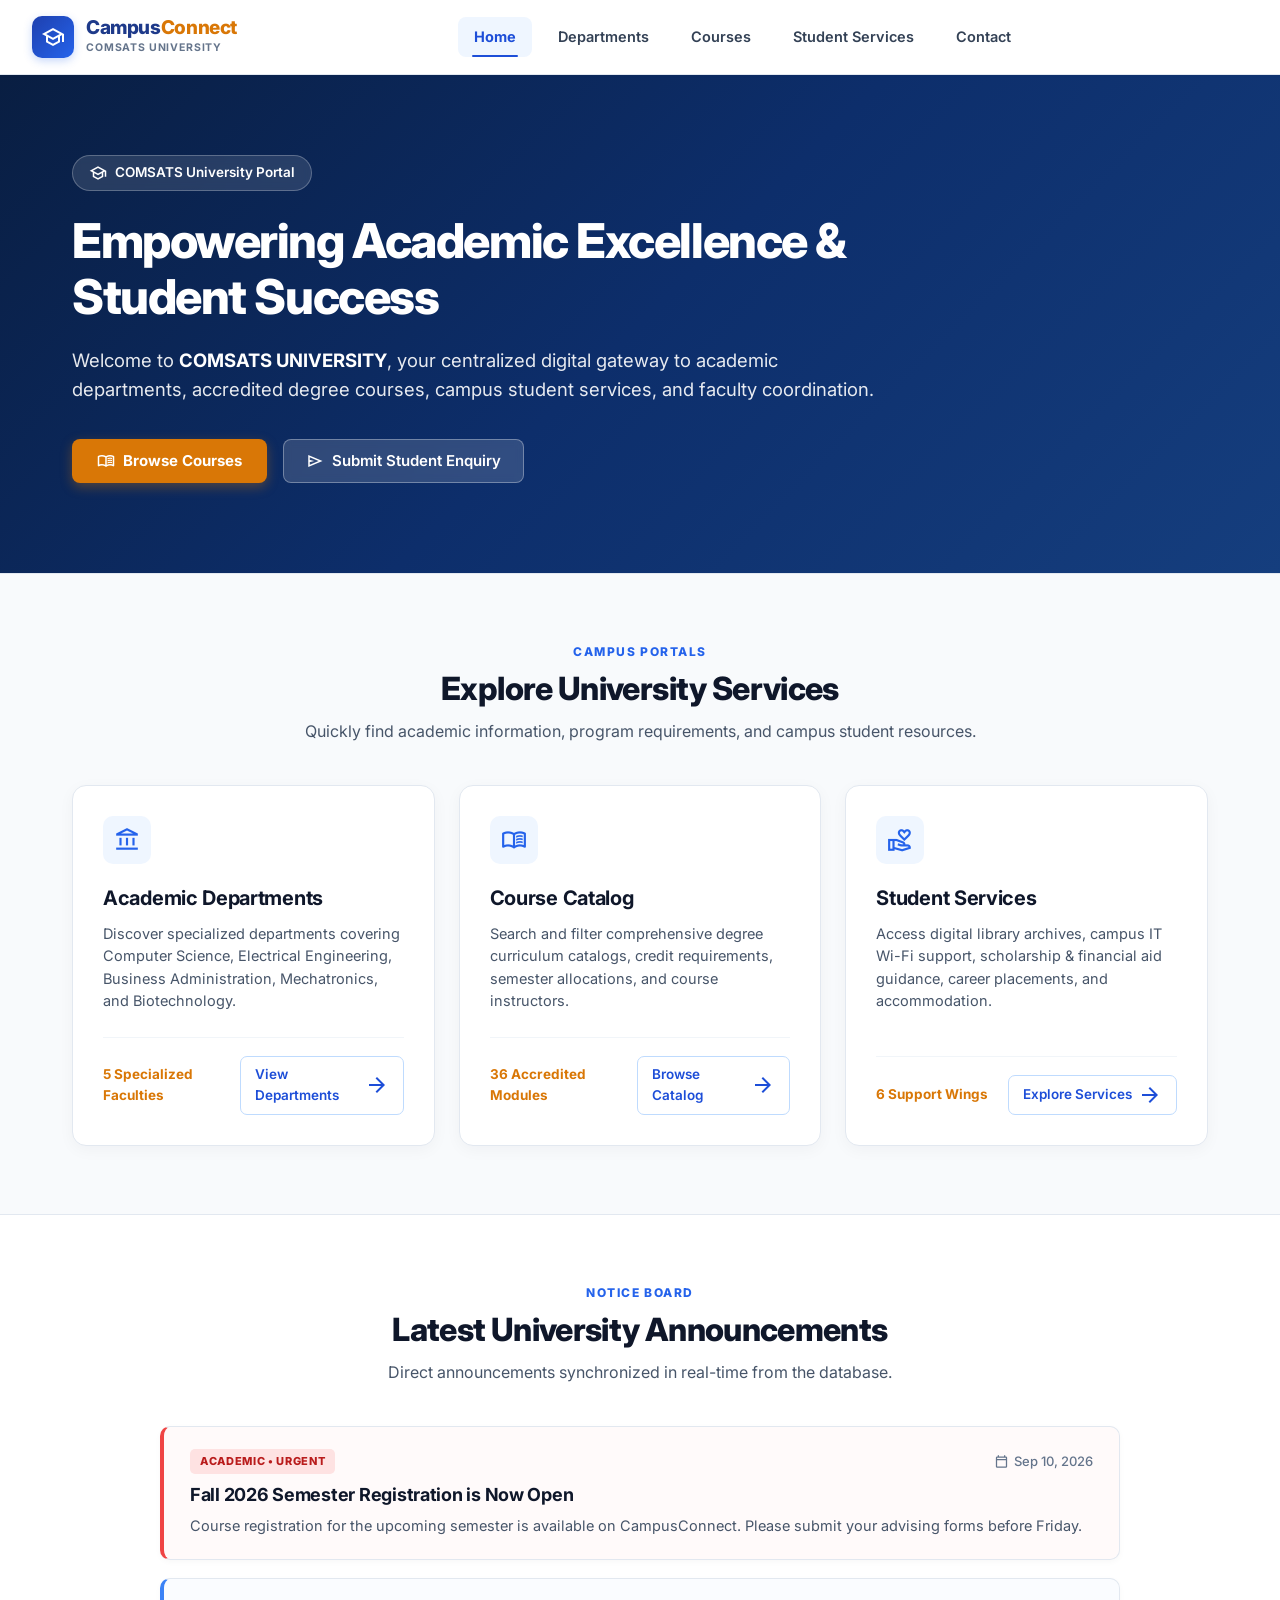
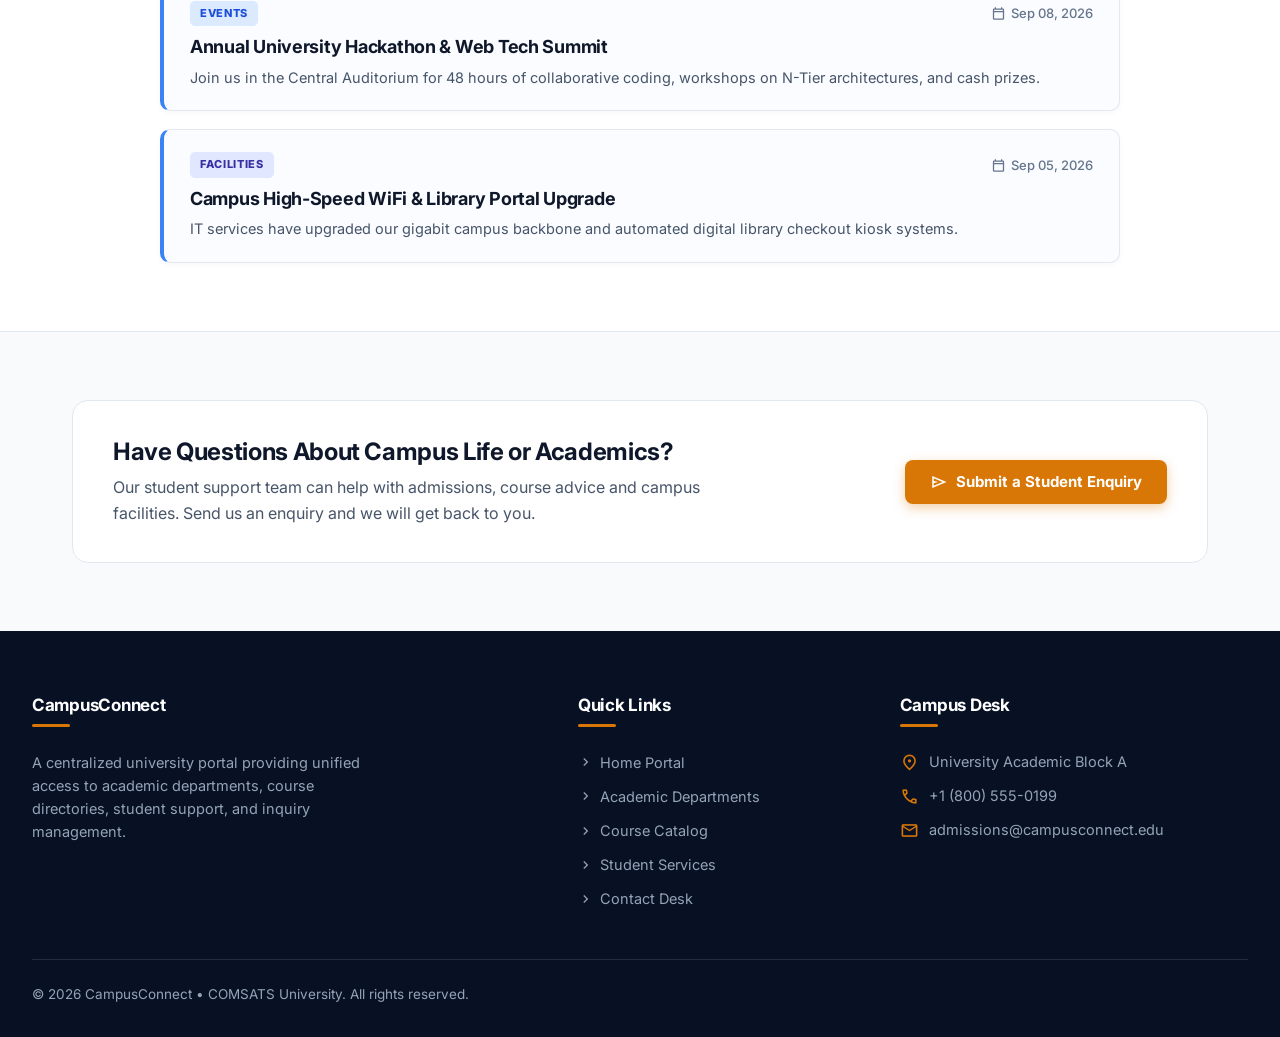
<file: index.html>
<!DOCTYPE html>
<html lang="en">
<head>
<meta charset="utf-8">
<meta name="viewport" content="width=device-width, initial-scale=1.0">
<title>CampusConnect - COMSATS University Portal</title>
<meta name="description" content="CampusConnect is a centralized university web portal for COMSATS University departments, courses, student services, and campus inquiries.">
<link rel="preconnect" href="https://fonts.googleapis.com">
<link rel="preconnect" href="https://fonts.gstatic.com" crossorigin>
<link href="https://fonts.googleapis.com/css2?family=Inter:wght@400;500;600;700;800&display=swap" rel="stylesheet">
<link href="https://fonts.googleapis.com/css2?family=Material+Symbols+Outlined:opsz,wght,FILL,GRAD@20..48,100..700,0..1,-50..200&display=block" rel="stylesheet">
<link rel="stylesheet" href="css/style.css">
</head>
<body>

<a class="skip-link" href="#main">Skip to main content</a>

<!-- ============================ SHARED HEADER ============================ -->
<header class="site-header">
  <div class="container header-inner">
    <a class="brand" href="index.html">
      <div class="brand-badge">
        <span class="material-symbols-outlined">school</span>
      </div>
      <div class="brand-text-col">
        <span class="brand-name">Campus<span class="brand-orange">Connect</span></span>
        <span class="brand-sub">COMSATS UNIVERSITY</span>
      </div>
    </a>

    <nav class="main-nav" aria-label="Main navigation">
      <a class="active" href="index.html" aria-current="page">Home</a>
      <a href="departments.html">Departments</a>
      <a href="courses.html">Courses</a>
      <a href="services.html">Student Services</a>
      <a href="contacts.html">Contact</a>
    </nav>

    <div class="header-actions">
      <button class="nav-toggle" id="navToggle" type="button" aria-label="Toggle navigation" aria-expanded="false" aria-controls="mobileNav">
        <span class="material-symbols-outlined">menu</span>
      </button>
    </div>
  </div>

  <div class="container">
    <nav class="mobile-nav" id="mobileNav" aria-label="Mobile navigation">
      <a class="active" href="index.html" aria-current="page">Home</a>
      <a href="departments.html">Departments</a>
      <a href="courses.html">Courses</a>
      <a href="services.html">Student Services</a>
      <a href="contacts.html">Contact</a>
    </nav>
  </div>
</header>

<main id="main">

  <!-- ------------------------------- Hero ------------------------------- -->
  <section class="hero-portal">
    <div class="container">
      <div class="hero-portal-badge">
        <span class="material-symbols-outlined">school</span>
        <span>COMSATS University Portal</span>
      </div>
      <h1>Empowering Academic Excellence &amp; Student Success</h1>
      <p>
        Welcome to <strong>COMSATS UNIVERSITY</strong>, your centralized digital gateway to academic departments, accredited degree courses, campus student services, and faculty coordination.
      </p>
      <div class="hero-portal-actions">
        <a class="btn btn-orange" href="courses.html">
          <span class="material-symbols-outlined">menu_book</span> Browse Courses
        </a>
        <a class="btn btn-glass" href="contacts.html">
          <span class="material-symbols-outlined">send</span> Submit Student Enquiry
        </a>
      </div>
    </div>
  </section>

  <!-- --------------------------- Portals --------------------------- -->
  <section class="section">
    <div class="container">
      <div class="section-center-head">
        <span class="section-eyebrow">CAMPUS PORTALS</span>
        <h2>Explore University Services</h2>
        <p>Quickly find academic information, program requirements, and campus student resources.</p>
      </div>

      <div class="grid grid-3">
        <div class="portal-card">
          <div class="portal-icon-box">
            <span class="material-symbols-outlined">account_balance</span>
          </div>
          <h3>Academic Departments</h3>
          <p>Discover specialized departments covering Computer Science, Electrical Engineering, Business Administration, Mechatronics, and Biotechnology.</p>
          <div class="portal-card-footer">
            <span class="portal-card-tag">5 Specialized Faculties</span>
            <a class="btn-portal-action" href="departments.html">
              View Departments <span class="material-symbols-outlined">arrow_forward</span>
            </a>
          </div>
        </div>

        <div class="portal-card">
          <div class="portal-icon-box">
            <span class="material-symbols-outlined">menu_book</span>
          </div>
          <h3>Course Catalog</h3>
          <p>Search and filter comprehensive degree curriculum catalogs, credit requirements, semester allocations, and course instructors.</p>
          <div class="portal-card-footer">
            <span class="portal-card-tag">36 Accredited Modules</span>
            <a class="btn-portal-action" href="courses.html">
              Browse Catalog <span class="material-symbols-outlined">arrow_forward</span>
            </a>
          </div>
        </div>

        <div class="portal-card">
          <div class="portal-icon-box">
            <span class="material-symbols-outlined">volunteer_activism</span>
          </div>
          <h3>Student Services</h3>
          <p>Access digital library archives, campus IT Wi-Fi support, scholarship &amp; financial aid guidance, career placements, and accommodation.</p>
          <div class="portal-card-footer">
            <span class="portal-card-tag">6 Support Wings</span>
            <a class="btn-portal-action" href="services.html">
              Explore Services <span class="material-symbols-outlined">arrow_forward</span>
            </a>
          </div>
        </div>
      </div>
    </div>
  </section>

  <!-- --------------------------- Notice Board -------------------------- -->
  <section class="section section--surface">
    <div class="container">
      <div class="section-center-head">
        <span class="section-eyebrow">NOTICE BOARD</span>
        <h2>Latest University Announcements</h2>
        <p>Direct announcements synchronized in real-time from the database.</p>
      </div>

      <div class="notice-list">
        <div class="notice-card urgent">
          <div class="notice-header">
            <span class="notice-tag tag-urgent">ACADEMIC &bull; URGENT</span>
            <span class="notice-date"><span class="material-symbols-outlined">calendar_today</span> Sep 10, 2026</span>
          </div>
          <h3>Fall 2026 Semester Registration is Now Open</h3>
          <p>Course registration for the upcoming semester is available on CampusConnect. Please submit your advising forms before Friday.</p>
        </div>

        <div class="notice-card events">
          <div class="notice-header">
            <span class="notice-tag tag-events">EVENTS</span>
            <span class="notice-date"><span class="material-symbols-outlined">calendar_today</span> Sep 08, 2026</span>
          </div>
          <h3>Annual University Hackathon &amp; Web Tech Summit</h3>
          <p>Join us in the Central Auditorium for 48 hours of collaborative coding, workshops on N-Tier architectures, and cash prizes.</p>
        </div>

        <div class="notice-card facilities">
          <div class="notice-header">
            <span class="notice-tag tag-facilities">FACILITIES</span>
            <span class="notice-date"><span class="material-symbols-outlined">calendar_today</span> Sep 05, 2026</span>
          </div>
          <h3>Campus High-Speed WiFi &amp; Library Portal Upgrade</h3>
          <p>IT services have upgraded our gigabit campus backbone and automated digital library checkout kiosk systems.</p>
        </div>
      </div>
    </div>
  </section>

  <!-- ------------------------------- CTA -------------------------------- -->
  <section class="section">
    <div class="container">
      <div class="cta-band">
        <div>
          <h2>Have Questions About Campus Life or Academics?</h2>
          <p>
            Our student support team can help with admissions, course advice and campus
            facilities. Send us an enquiry and we will get back to you.
          </p>
        </div>
        <a class="btn btn-orange" href="contacts.html">
          <span class="material-symbols-outlined">send</span> Submit a Student Enquiry
        </a>
      </div>
    </div>
  </section>

</main>

<!-- ============================ SHARED FOOTER ============================ -->
<footer class="site-footer">
  <div class="container">
    <div class="footer-grid">
      <div>
        <h3 class="footer-heading">CampusConnect</h3>
        <p>A centralized university portal providing unified access to academic departments, course directories, student support, and inquiry management.</p>
      </div>

      <div>
        <h3 class="footer-heading">Quick Links</h3>
        <nav class="footer-links" aria-label="Footer navigation">
          <a href="index.html"><span class="material-symbols-outlined" style="font-size:16px;">chevron_right</span> Home Portal</a>
          <a href="departments.html"><span class="material-symbols-outlined" style="font-size:16px;">chevron_right</span> Academic Departments</a>
          <a href="courses.html"><span class="material-symbols-outlined" style="font-size:16px;">chevron_right</span> Course Catalog</a>
          <a href="services.html"><span class="material-symbols-outlined" style="font-size:16px;">chevron_right</span> Student Services</a>
          <a href="contacts.html"><span class="material-symbols-outlined" style="font-size:16px;">chevron_right</span> Contact Desk</a>
        </nav>
      </div>

      <div>
        <h3 class="footer-heading">Campus Desk</h3>
        <ul class="footer-contact">
          <li><span class="material-symbols-outlined">location_on</span> University Academic Block A</li>
          <li><span class="material-symbols-outlined">call</span> +1 (800) 555-0199</li>
          <li><span class="material-symbols-outlined">mail</span> admissions@campusconnect.edu</li>
        </ul>
      </div>
    </div>

    <div class="footer-bottom">
      <p>&copy; <span id="footerYear">2026</span> CampusConnect &bull; COMSATS University. All rights reserved.</p>
    </div>
  </div>
</footer>

<!-- Toast used by placeholder actions such as Login -->
<div class="toast" id="toast" role="status" aria-live="polite">
  <span class="material-symbols-outlined">info</span>
  <span class="toast-text"></span>
</div>

<script src="js/script.js"></script>
</body>
</html>
</file>
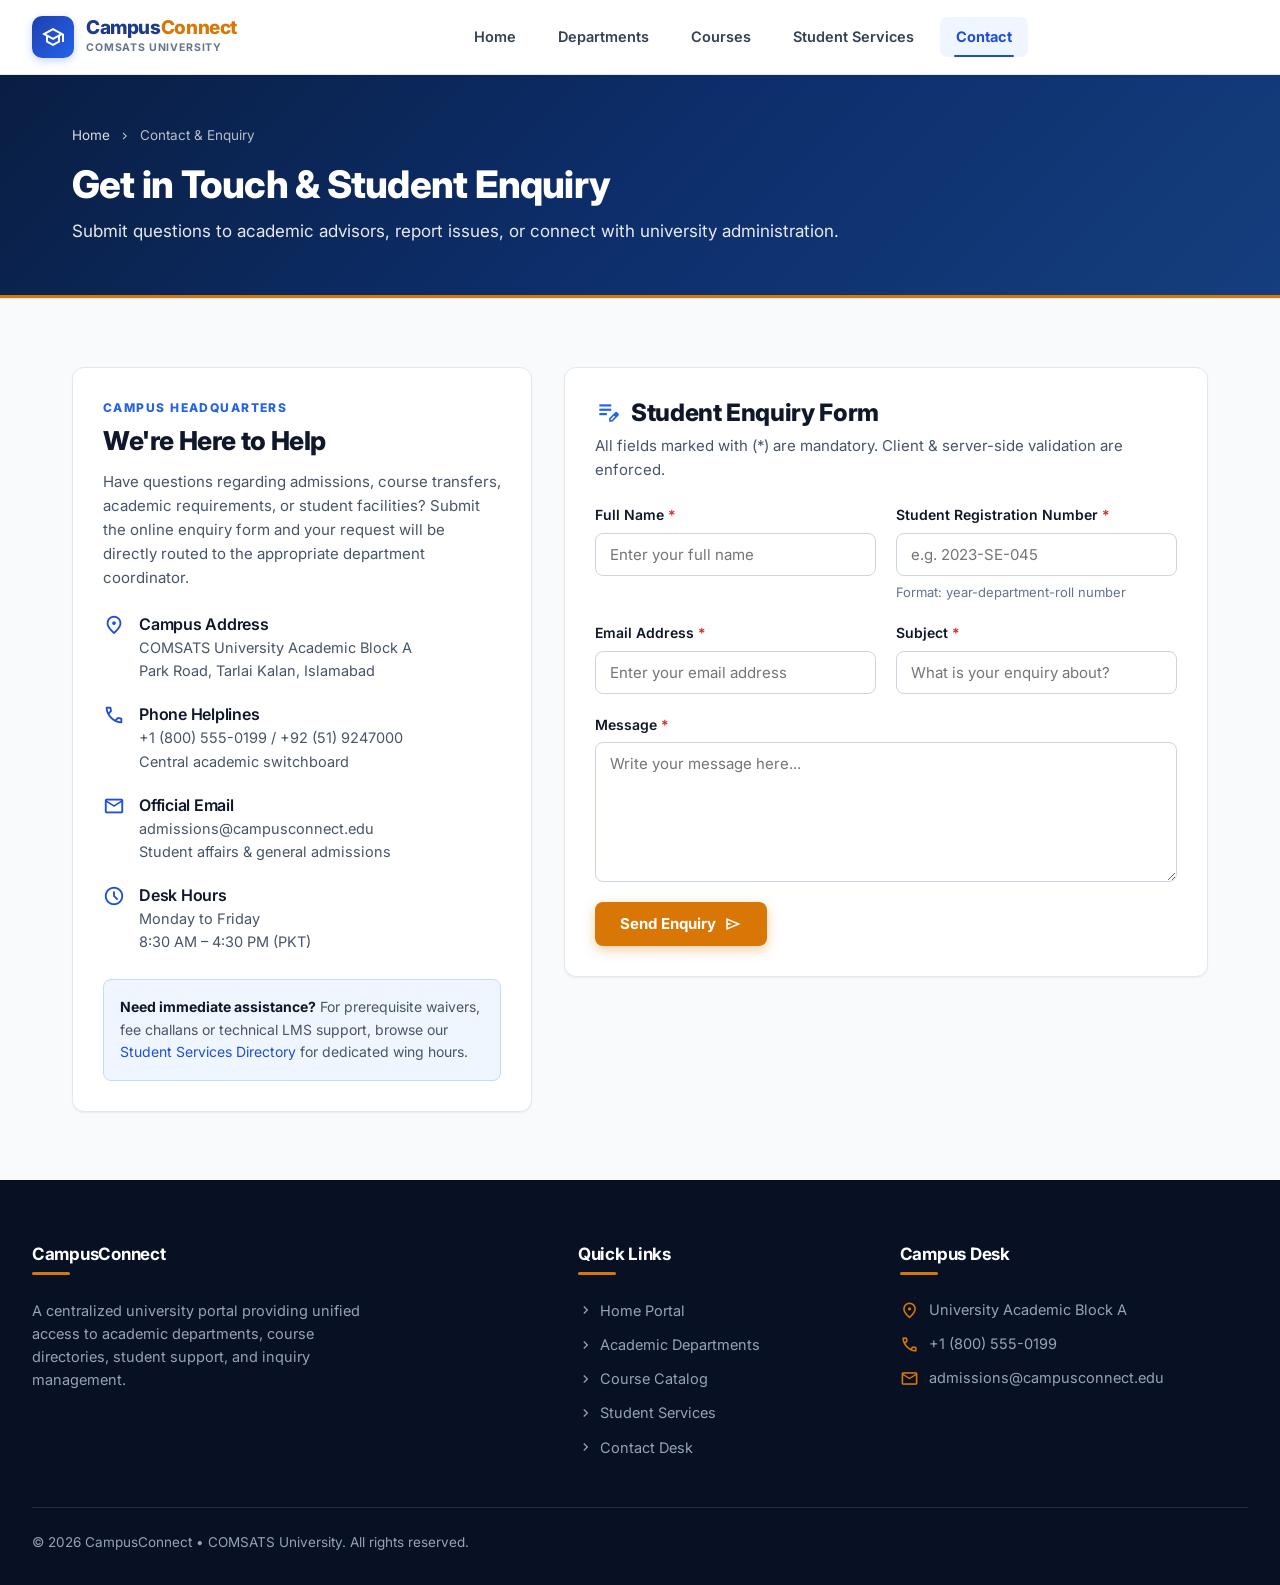
<file: contacts.html>
<!DOCTYPE html>
<html lang="en">
<head>
<meta charset="utf-8">
<meta name="viewport" content="width=device-width, initial-scale=1.0">
<title>CampusConnect - Get in Touch &amp; Student Enquiry</title>
<meta name="description" content="Submit questions to academic advisors, report issues, or connect with university administration at COMSATS University.">
<link rel="preconnect" href="https://fonts.googleapis.com">
<link rel="preconnect" href="https://fonts.gstatic.com" crossorigin>
<link href="https://fonts.googleapis.com/css2?family=Inter:wght@400;500;600;700;800&display=swap" rel="stylesheet">
<link href="https://fonts.googleapis.com/css2?family=Material+Symbols+Outlined:opsz,wght,FILL,GRAD@20..48,100..700,0..1,-50..200&display=block" rel="stylesheet">
<link rel="stylesheet" href="css/style.css">
</head>
<body>

<a class="skip-link" href="#main">Skip to main content</a>

<!-- ============================ SHARED HEADER ============================ -->
<header class="site-header">
  <div class="container header-inner">
    <a class="brand" href="index.html">
      <div class="brand-badge">
        <span class="material-symbols-outlined">school</span>
      </div>
      <div class="brand-text-col">
        <span class="brand-name">Campus<span class="brand-orange">Connect</span></span>
        <span class="brand-sub">COMSATS UNIVERSITY</span>
      </div>
    </a>

    <nav class="main-nav" aria-label="Main navigation">
      <a href="index.html">Home</a>
      <a href="departments.html">Departments</a>
      <a href="courses.html">Courses</a>
      <a href="services.html">Student Services</a>
      <a class="active" href="contacts.html" aria-current="page">Contact</a>
    </nav>

    <div class="header-actions">
      <button class="nav-toggle" id="navToggle" type="button" aria-label="Toggle navigation" aria-expanded="false" aria-controls="mobileNav">
        <span class="material-symbols-outlined">menu</span>
      </button>
    </div>
  </div>

  <div class="container">
    <nav class="mobile-nav" id="mobileNav" aria-label="Mobile navigation">
      <a href="index.html">Home</a>
      <a href="departments.html">Departments</a>
      <a href="courses.html">Courses</a>
      <a href="services.html">Student Services</a>
      <a class="active" href="contacts.html" aria-current="page">Contact</a>
    </nav>
  </div>
</header>

<main id="main">

  <!-- ---------------------------- Page hero ---------------------------- -->
  <section class="page-hero-blue">
    <div class="container">
      <div class="breadcrumb">
        <a href="index.html">Home</a>
        <span class="material-symbols-outlined" style="font-size:14px;">chevron_right</span>
        <span>Contact &amp; Enquiry</span>
      </div>
      <h1>Get in Touch &amp; Student Enquiry</h1>
      <p>
        Submit questions to academic advisors, report issues, or connect with university administration.
      </p>
    </div>
  </section>

  <!-- --------------- Contact details + student enquiry form -------------- -->
  <section class="section">
    <div class="container contact-layout">

      <!-- Left: campus contact details -->
      <div class="panel">
        <span class="section-eyebrow">CAMPUS HEADQUARTERS</span>
        <h2 style="font-size: 26px; font-weight: 800; margin-bottom: 12px; color: #0f172a;">We're Here to Help</h2>
        <p class="panel-sub" style="font-size: 15px; line-height: 1.6; margin-bottom: 24px;">
          Have questions regarding admissions, course transfers, academic requirements, or student facilities? Submit the online enquiry form and your request will be directly routed to the appropriate department coordinator.
        </p>

        <div class="contact-list">
          <div class="contact-item">
            <span class="material-symbols-outlined">location_on</span>
            <div>
              <h4>Campus Address</h4>
              <p>COMSATS University Academic Block A<br>Park Road, Tarlai Kalan, Islamabad</p>
            </div>
          </div>

          <div class="contact-item">
            <span class="material-symbols-outlined">call</span>
            <div>
              <h4>Phone Helplines</h4>
              <p>+1 (800) 555-0199 / +92 (51) 9247000<br>Central academic switchboard</p>
            </div>
          </div>

          <div class="contact-item">
            <span class="material-symbols-outlined">mail</span>
            <div>
              <h4>Official Email</h4>
              <p>admissions@campusconnect.edu<br>Student affairs &amp; general admissions</p>
            </div>
          </div>

          <div class="contact-item">
            <span class="material-symbols-outlined">schedule</span>
            <div>
              <h4>Desk Hours</h4>
              <p>Monday to Friday<br>8:30 AM &ndash; 4:30 PM (PKT)</p>
            </div>
          </div>
        </div>

        <p class="note">
          <strong>Need immediate assistance?</strong> For prerequisite waivers, fee challans or technical LMS support, browse our
          <a href="services.html">Student Services Directory</a> for dedicated wing hours.
        </p>
      </div>

      <!-- Right: enquiry form -->
      <div class="panel">
        <div style="display: flex; align-items: center; gap: 10px; margin-bottom: 6px;">
          <span class="material-symbols-outlined" style="color: #2563eb; font-size: 26px;">edit_note</span>
          <h2 style="margin: 0; font-size: 24px; font-weight: 800; color: #0f172a;">Student Enquiry Form</h2>
        </div>
        <p class="panel-sub" style="margin-bottom: 22px;">All fields marked with (*) are mandatory. Client &amp; server-side validation are enforced.</p>

        <div class="alert alert-error" id="formError" role="alert">
          <span class="material-symbols-outlined">error</span>
          <span>Please correct the highlighted fields before submitting.</span>
        </div>

        <div class="alert alert-success" id="formSuccess" role="status">
          <span class="material-symbols-outlined">check_circle</span>
          <span>Your enquiry has been logged successfully in the system. A campus representative will respond to your email shortly.</span>
        </div>

        <form class="form-grid" id="enquiryForm" novalidate>
          <div class="form-row">
            <div class="field">
              <label for="fullName">Full Name <span class="req">*</span></label>
              <input class="input" id="fullName" name="fullName" type="text" placeholder="Enter your full name">
              <span class="field-error" id="fullNameError">
                <span class="material-symbols-outlined">priority_high</span> Please enter your full name (at least 3 characters).
              </span>
            </div>

            <div class="field">
              <label for="regNumber">Student Registration Number <span class="req">*</span></label>
              <input class="input" id="regNumber" name="regNumber" type="text" placeholder="e.g. 2023-SE-045">
              <span class="hint">Format: year-department-roll number</span>
              <span class="field-error" id="regNumberError">
                <span class="material-symbols-outlined">priority_high</span> Enter a valid registration format, e.g. 2023-SE-045.
              </span>
            </div>
          </div>

          <div class="form-row">
            <div class="field">
              <label for="email">Email Address <span class="req">*</span></label>
              <input class="input" id="email" name="email" type="email" placeholder="Enter your email address">
              <span class="field-error" id="emailError">
                <span class="material-symbols-outlined">priority_high</span> Please enter a valid email address.
              </span>
            </div>

            <div class="field">
              <label for="subject">Subject <span class="req">*</span></label>
              <input class="input" id="subject" name="subject" type="text" placeholder="What is your enquiry about?">
              <span class="field-error" id="subjectError">
                <span class="material-symbols-outlined">priority_high</span> Please enter a subject.
              </span>
            </div>
          </div>

          <div class="field">
            <label for="message">Message <span class="req">*</span></label>
            <textarea class="textarea" id="message" name="message" placeholder="Write your message here..."></textarea>
            <span class="field-error" id="messageError">
              <span class="material-symbols-outlined">priority_high</span> Please enter your message (at least 10 characters).
            </span>
          </div>

          <div>
            <button class="btn btn-orange" type="submit">
              Send Enquiry <span class="material-symbols-outlined">send</span>
            </button>
          </div>
        </form>
      </div>

    </div>
  </section>

</main>

<!-- ============================ SHARED FOOTER ============================ -->
<footer class="site-footer">
  <div class="container">
    <div class="footer-grid">
      <div>
        <h3 class="footer-heading">CampusConnect</h3>
        <p>A centralized university portal providing unified access to academic departments, course directories, student support, and inquiry management.</p>
      </div>

      <div>
        <h3 class="footer-heading">Quick Links</h3>
        <nav class="footer-links" aria-label="Footer navigation">
          <a href="index.html"><span class="material-symbols-outlined" style="font-size:16px;">chevron_right</span> Home Portal</a>
          <a href="departments.html"><span class="material-symbols-outlined" style="font-size:16px;">chevron_right</span> Academic Departments</a>
          <a href="courses.html"><span class="material-symbols-outlined" style="font-size:16px;">chevron_right</span> Course Catalog</a>
          <a href="services.html"><span class="material-symbols-outlined" style="font-size:16px;">chevron_right</span> Student Services</a>
          <a href="contacts.html"><span class="material-symbols-outlined" style="font-size:16px;">chevron_right</span> Contact Desk</a>
        </nav>
      </div>

      <div>
        <h3 class="footer-heading">Campus Desk</h3>
        <ul class="footer-contact">
          <li><span class="material-symbols-outlined">location_on</span> University Academic Block A</li>
          <li><span class="material-symbols-outlined">call</span> +1 (800) 555-0199</li>
          <li><span class="material-symbols-outlined">mail</span> admissions@campusconnect.edu</li>
        </ul>
      </div>
    </div>

    <div class="footer-bottom">
      <p>&copy; <span id="footerYear">2026</span> CampusConnect &bull; COMSATS University. All rights reserved.</p>
    </div>
  </div>
</footer>

<!-- Toast used by placeholder actions such as Login -->
<div class="toast" id="toast" role="status" aria-live="polite">
  <span class="material-symbols-outlined">info</span>
  <span class="toast-text"></span>
</div>

<script src="js/script.js"></script>
</body>
</html>
</file>
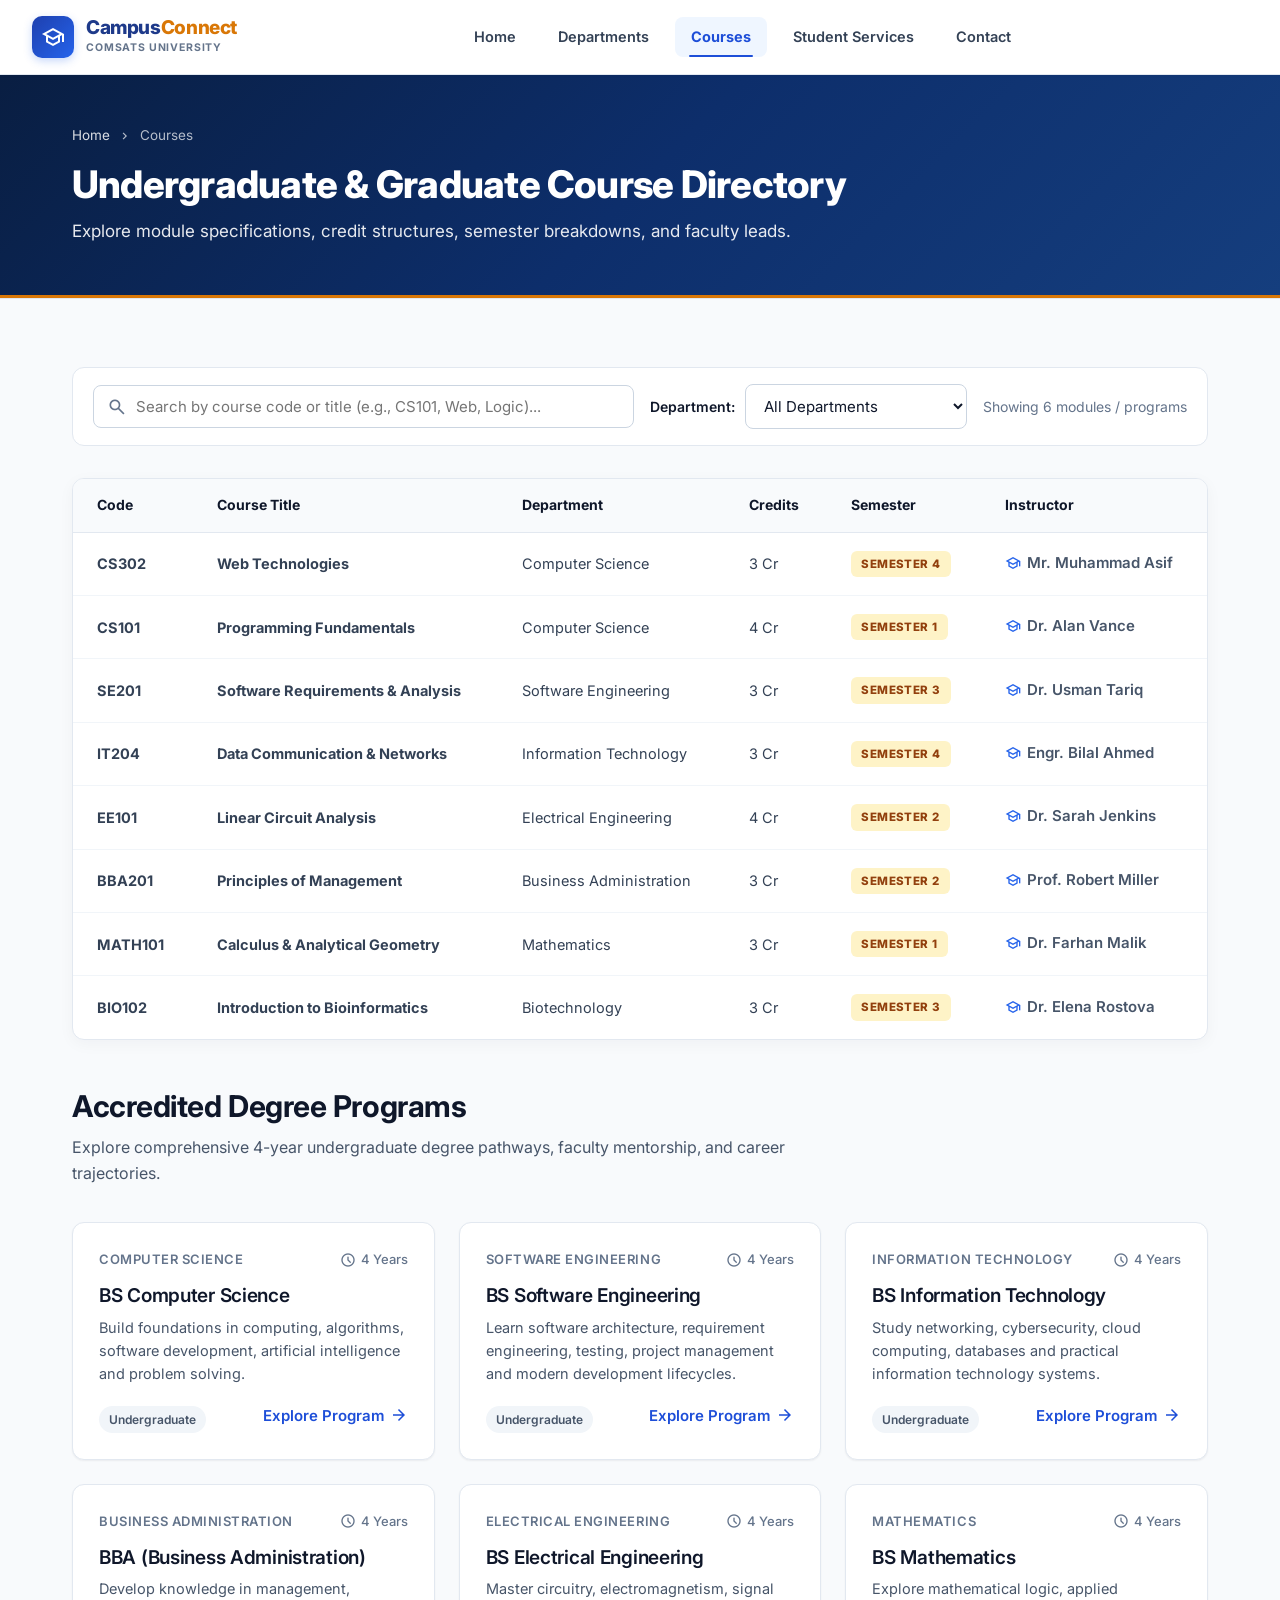
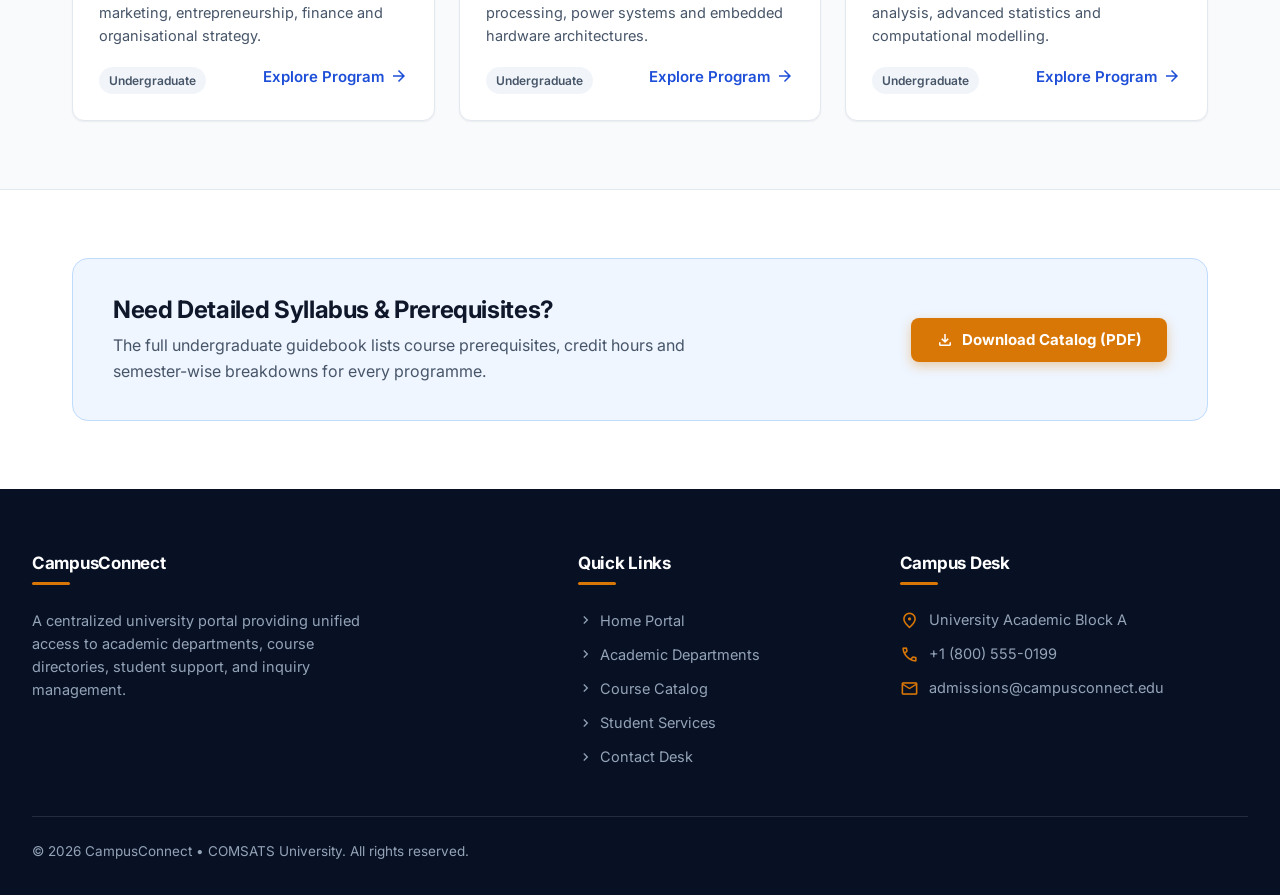
<file: courses.html>
<!DOCTYPE html>
<html lang="en">
<head>
<meta charset="utf-8">
<meta name="viewport" content="width=device-width, initial-scale=1.0">
<title>CampusConnect - Undergraduate &amp; Graduate Course Directory</title>
<meta name="description" content="Explore module specifications, credit structures, semester breakdowns, and faculty leads at COMSATS University.">
<link rel="preconnect" href="https://fonts.googleapis.com">
<link rel="preconnect" href="https://fonts.gstatic.com" crossorigin>
<link href="https://fonts.googleapis.com/css2?family=Inter:wght@400;500;600;700;800&display=swap" rel="stylesheet">
<link href="https://fonts.googleapis.com/css2?family=Material+Symbols+Outlined:opsz,wght,FILL,GRAD@20..48,100..700,0..1,-50..200&display=block" rel="stylesheet">
<link rel="stylesheet" href="css/style.css">
</head>
<body>

<a class="skip-link" href="#main">Skip to main content</a>

<!-- ============================ SHARED HEADER ============================ -->
<header class="site-header">
  <div class="container header-inner">
    <a class="brand" href="index.html">
      <div class="brand-badge">
        <span class="material-symbols-outlined">school</span>
      </div>
      <div class="brand-text-col">
        <span class="brand-name">Campus<span class="brand-orange">Connect</span></span>
        <span class="brand-sub">COMSATS UNIVERSITY</span>
      </div>
    </a>

    <nav class="main-nav" aria-label="Main navigation">
      <a href="index.html">Home</a>
      <a href="departments.html">Departments</a>
      <a class="active" href="courses.html" aria-current="page">Courses</a>
      <a href="services.html">Student Services</a>
      <a href="contacts.html">Contact</a>
    </nav>

    <div class="header-actions">
      <button class="nav-toggle" id="navToggle" type="button" aria-label="Toggle navigation" aria-expanded="false" aria-controls="mobileNav">
        <span class="material-symbols-outlined">menu</span>
      </button>
    </div>
  </div>

  <div class="container">
    <nav class="mobile-nav" id="mobileNav" aria-label="Mobile navigation">
      <a href="index.html">Home</a>
      <a href="departments.html">Departments</a>
      <a class="active" href="courses.html" aria-current="page">Courses</a>
      <a href="services.html">Student Services</a>
      <a href="contacts.html">Contact</a>
    </nav>
  </div>
</header>

<main id="main">

  <!-- ---------------------------- Page hero ---------------------------- -->
  <section class="page-hero-blue">
    <div class="container">
      <div class="breadcrumb">
        <a href="index.html">Home</a>
        <span class="material-symbols-outlined" style="font-size:14px;">chevron_right</span>
        <span>Courses</span>
      </div>
      <h1>Undergraduate &amp; Graduate Course Directory</h1>
      <p>
        Explore module specifications, credit structures, semester breakdowns, and faculty leads.
      </p>
    </div>
  </section>

  <!-- ------------------ Catalog: filters + course table ---------------- -->
  <section class="section">
    <div class="container">

      <div class="filter-bar">
        <div class="filter-field filter-field--grow">
          <span class="material-symbols-outlined search-icon">search</span>
          <input class="input" id="courseSearch" type="search" placeholder="Search by course code or title (e.g., CS101, Web, Logic)...">
        </div>

        <div class="filter-field">
          <label for="departmentFilter">Department:</label>
          <select class="select" id="departmentFilter">
            <option value="all">All Departments</option>
            <option value="cs">Computer Science</option>
            <option value="se">Software Engineering</option>
            <option value="it">Information Technology</option>
            <option value="ee">Electrical Engineering</option>
            <option value="bba">Business Administration</option>
            <option value="math">Mathematics</option>
            <option value="bio">Biotechnology</option>
          </select>
        </div>

        <p class="filter-count" id="courseCount">Showing 8 modules</p>
      </div>

      <!-- Course Directory Table -->
      <div class="matrix-container" style="margin-top:0; margin-bottom: 48px;">
        <div class="table-responsive">
          <table class="data-table">
            <thead>
              <tr>
                <th>Code</th>
                <th>Course Title</th>
                <th>Department</th>
                <th>Credits</th>
                <th>Semester</th>
                <th>Instructor</th>
              </tr>
            </thead>
            <tbody>
              <tr class="course-row" data-department="cs" data-keywords="cs302 web technologies html css javascript php mysql fullstack computer science">
                <td><strong>CS302</strong></td>
                <td><strong>Web Technologies</strong></td>
                <td>Computer Science</td>
                <td>3 Cr</td>
                <td><span class="badge-amber-tag">SEMESTER 4</span></td>
                <td><span class="inline-link" style="color:#475569;"><span class="material-symbols-outlined" style="color:#2563eb; font-size:16px;">school</span> Mr. Muhammad Asif</span></td>
              </tr>
              <tr class="course-row" data-department="cs" data-keywords="cs101 programming fundamentals c++ logic algorithms data structures computer science">
                <td><strong>CS101</strong></td>
                <td><strong>Programming Fundamentals</strong></td>
                <td>Computer Science</td>
                <td>4 Cr</td>
                <td><span class="badge-amber-tag">SEMESTER 1</span></td>
                <td><span class="inline-link" style="color:#475569;"><span class="material-symbols-outlined" style="color:#2563eb; font-size:16px;">school</span> Dr. Alan Vance</span></td>
              </tr>
              <tr class="course-row" data-department="se" data-keywords="se201 software requirements analysis specification uml agile engineering">
                <td><strong>SE201</strong></td>
                <td><strong>Software Requirements &amp; Analysis</strong></td>
                <td>Software Engineering</td>
                <td>3 Cr</td>
                <td><span class="badge-amber-tag">SEMESTER 3</span></td>
                <td><span class="inline-link" style="color:#475569;"><span class="material-symbols-outlined" style="color:#2563eb; font-size:16px;">school</span> Dr. Usman Tariq</span></td>
              </tr>
              <tr class="course-row" data-department="it" data-keywords="it204 data communication networks tcp ip routing switches cloud information technology">
                <td><strong>IT204</strong></td>
                <td><strong>Data Communication &amp; Networks</strong></td>
                <td>Information Technology</td>
                <td>3 Cr</td>
                <td><span class="badge-amber-tag">SEMESTER 4</span></td>
                <td><span class="inline-link" style="color:#475569;"><span class="material-symbols-outlined" style="color:#2563eb; font-size:16px;">school</span> Engr. Bilal Ahmed</span></td>
              </tr>
              <tr class="course-row" data-department="ee" data-keywords="ee101 linear circuit analysis ohm kirchhoff ac dc signals electrical engineering">
                <td><strong>EE101</strong></td>
                <td><strong>Linear Circuit Analysis</strong></td>
                <td>Electrical Engineering</td>
                <td>4 Cr</td>
                <td><span class="badge-amber-tag">SEMESTER 2</span></td>
                <td><span class="inline-link" style="color:#475569;"><span class="material-symbols-outlined" style="color:#2563eb; font-size:16px;">school</span> Dr. Sarah Jenkins</span></td>
              </tr>
              <tr class="course-row" data-department="bba" data-keywords="bba201 principles of management leadership organizational behavior finance business">
                <td><strong>BBA201</strong></td>
                <td><strong>Principles of Management</strong></td>
                <td>Business Administration</td>
                <td>3 Cr</td>
                <td><span class="badge-amber-tag">SEMESTER 2</span></td>
                <td><span class="inline-link" style="color:#475569;"><span class="material-symbols-outlined" style="color:#2563eb; font-size:16px;">school</span> Prof. Robert Miller</span></td>
              </tr>
              <tr class="course-row" data-department="math" data-keywords="math101 calculus analytical geometry differentiation integration vectors mathematics">
                <td><strong>MATH101</strong></td>
                <td><strong>Calculus &amp; Analytical Geometry</strong></td>
                <td>Mathematics</td>
                <td>3 Cr</td>
                <td><span class="badge-amber-tag">SEMESTER 1</span></td>
                <td><span class="inline-link" style="color:#475569;"><span class="material-symbols-outlined" style="color:#2563eb; font-size:16px;">school</span> Dr. Farhan Malik</span></td>
              </tr>
              <tr class="course-row" data-department="bio" data-keywords="bio102 introduction to bioinformatics genomics protein sequencing algorithms biotechnology">
                <td><strong>BIO102</strong></td>
                <td><strong>Introduction to Bioinformatics</strong></td>
                <td>Biotechnology</td>
                <td>3 Cr</td>
                <td><span class="badge-amber-tag">SEMESTER 3</span></td>
                <td><span class="inline-link" style="color:#475569;"><span class="material-symbols-outlined" style="color:#2563eb; font-size:16px;">school</span> Dr. Elena Rostova</span></td>
              </tr>
            </tbody>
          </table>
        </div>
      </div>

      <div class="section-head" style="margin-top: 20px;">
        <h2>Accredited Degree Programs</h2>
        <p>Explore comprehensive 4-year undergraduate degree pathways, faculty mentorship, and career trajectories.</p>
      </div>

      <div class="grid grid-3" id="courseList">
        <article class="course-card card" data-department="cs"
                 data-keywords="bs computer science algorithms artificial intelligence machine learning python c++ java sql software development problem solving">
          <div class="course-meta">
            <span>Computer Science</span>
            <span class="duration"><span class="material-symbols-outlined">schedule</span> 4 Years</span>
          </div>
          <h3>BS Computer Science</h3>
          <p>Build foundations in computing, algorithms, software development, artificial intelligence and problem solving.</p>
          <div class="card-footer">
            <span class="tag">Undergraduate</span>
            <button class="card-action" type="button" data-program="cs">
              Explore Program <span class="material-symbols-outlined">arrow_forward</span>
            </button>
          </div>
        </article>

        <article class="course-card card" data-department="se"
                 data-keywords="bs software engineering requirements architecture testing agile scrum web technologies html css javascript databases c++ python uml">
          <div class="course-meta">
            <span>Software Engineering</span>
            <span class="duration"><span class="material-symbols-outlined">schedule</span> 4 Years</span>
          </div>
          <h3>BS Software Engineering</h3>
          <p>Learn software architecture, requirement engineering, testing, project management and modern development lifecycles.</p>
          <div class="card-footer">
            <span class="tag">Undergraduate</span>
            <button class="card-action" type="button" data-program="se">
              Explore Program <span class="material-symbols-outlined">arrow_forward</span>
            </button>
          </div>
        </article>

        <article class="course-card card" data-department="it"
                 data-keywords="bs information technology networks networking cybersecurity security cloud computing databases linux system administration">
          <div class="course-meta">
            <span>Information Technology</span>
            <span class="duration"><span class="material-symbols-outlined">schedule</span> 4 Years</span>
          </div>
          <h3>BS Information Technology</h3>
          <p>Study networking, cybersecurity, cloud computing, databases and practical information technology systems.</p>
          <div class="card-footer">
            <span class="tag">Undergraduate</span>
            <button class="card-action" type="button" data-program="it">
              Explore Program <span class="material-symbols-outlined">arrow_forward</span>
            </button>
          </div>
        </article>

        <article class="course-card card" data-department="bba"
                 data-keywords="bba business administration management marketing entrepreneurship finance accounting economics organisational strategy">
          <div class="course-meta">
            <span>Business Administration</span>
            <span class="duration"><span class="material-symbols-outlined">schedule</span> 4 Years</span>
          </div>
          <h3>BBA (Business Administration)</h3>
          <p>Develop knowledge in management, marketing, entrepreneurship, finance and organisational strategy.</p>
          <div class="card-footer">
            <span class="tag">Undergraduate</span>
            <button class="card-action" type="button" data-program="bba">
              Explore Program <span class="material-symbols-outlined">arrow_forward</span>
            </button>
          </div>
        </article>

        <article class="course-card card" data-department="ee"
                 data-keywords="bs electrical engineering circuits electromagnetism signal processing power systems embedded hardware robotics matlab microcontrollers">
          <div class="course-meta">
            <span>Electrical Engineering</span>
            <span class="duration"><span class="material-symbols-outlined">schedule</span> 4 Years</span>
          </div>
          <h3>BS Electrical Engineering</h3>
          <p>Master circuitry, electromagnetism, signal processing, power systems and embedded hardware architectures.</p>
          <div class="card-footer">
            <span class="tag">Undergraduate</span>
            <button class="card-action" type="button" data-program="ee">
              Explore Program <span class="material-symbols-outlined">arrow_forward</span>
            </button>
          </div>
        </article>

        <article class="course-card card" data-department="math"
                 data-keywords="bs mathematics logic calculus algebra analysis statistics numerical computational modelling probability r python">
          <div class="course-meta">
            <span>Mathematics</span>
            <span class="duration"><span class="material-symbols-outlined">schedule</span> 4 Years</span>
          </div>
          <h3>BS Mathematics</h3>
          <p>Explore mathematical logic, applied analysis, advanced statistics and computational modelling.</p>
          <div class="card-footer">
            <span class="tag">Undergraduate</span>
            <button class="card-action" type="button" data-program="math">
              Explore Program <span class="material-symbols-outlined">arrow_forward</span>
            </button>
          </div>
        </article>
      </div>

      <div class="empty-state" id="courseEmpty" hidden>
        <span class="material-symbols-outlined">search_off</span>
        <h3>No courses or programmes found</h3>
        <p>
          We could not find a course matching your search. Try a broader keyword or
          reset the filters.
        </p>
        <button class="btn btn-outline" id="clearFilters" type="button">
          <span class="material-symbols-outlined">restart_alt</span> Clear Filters
        </button>
      </div>
    </div>
  </section>

  <!-- --------------------------- Catalog banner ------------------------- -->
  <section class="section section--surface">
    <div class="container">
      <div class="cta-band">
        <div>
          <h2>Need Detailed Syllabus &amp; Prerequisites?</h2>
          <p>
            The full undergraduate guidebook lists course prerequisites, credit hours and
            semester-wise breakdowns for every programme.
          </p>
        </div>
        <button class="btn btn-orange" type="button"
                data-toast="The catalog PDF is not uploaded yet - it will be linked here once it is ready.">
          <span class="material-symbols-outlined">file_download</span> Download Catalog (PDF)
        </button>
      </div>
    </div>
  </section>

</main>

<!-- ============================ SHARED FOOTER ============================ -->
<footer class="site-footer">
  <div class="container">
    <div class="footer-grid">
      <div>
        <h3 class="footer-heading">CampusConnect</h3>
        <p>A centralized university portal providing unified access to academic departments, course directories, student support, and inquiry management.</p>
      </div>

      <div>
        <h3 class="footer-heading">Quick Links</h3>
        <nav class="footer-links" aria-label="Footer navigation">
          <a href="index.html"><span class="material-symbols-outlined" style="font-size:16px;">chevron_right</span> Home Portal</a>
          <a href="departments.html"><span class="material-symbols-outlined" style="font-size:16px;">chevron_right</span> Academic Departments</a>
          <a href="courses.html"><span class="material-symbols-outlined" style="font-size:16px;">chevron_right</span> Course Catalog</a>
          <a href="services.html"><span class="material-symbols-outlined" style="font-size:16px;">chevron_right</span> Student Services</a>
          <a href="contacts.html"><span class="material-symbols-outlined" style="font-size:16px;">chevron_right</span> Contact Desk</a>
        </nav>
      </div>

      <div>
        <h3 class="footer-heading">Campus Desk</h3>
        <ul class="footer-contact">
          <li><span class="material-symbols-outlined">location_on</span> University Academic Block A</li>
          <li><span class="material-symbols-outlined">call</span> +1 (800) 555-0199</li>
          <li><span class="material-symbols-outlined">mail</span> admissions@campusconnect.edu</li>
        </ul>
      </div>
    </div>

    <div class="footer-bottom">
      <p>&copy; <span id="footerYear">2026</span> CampusConnect &bull; COMSATS University. All rights reserved.</p>
    </div>
  </div>
</footer>

<!-- Detail dialog: filled in by js/script.js -->
<div class="modal" id="detailModal" hidden>
  <div class="modal-backdrop" data-close></div>
  <div class="modal-panel" role="dialog" aria-modal="true" aria-label="Details">
    <button class="modal-close" type="button" data-close aria-label="Close details">
      <span class="material-symbols-outlined">close</span>
    </button>
    <div id="modalBody"></div>
  </div>
</div>

<!-- Toast used by placeholder actions such as Login -->
<div class="toast" id="toast" role="status" aria-live="polite">
  <span class="material-symbols-outlined">info</span>
  <span class="toast-text"></span>
</div>

<script src="js/script.js"></script>
</body>
</html>
</file>
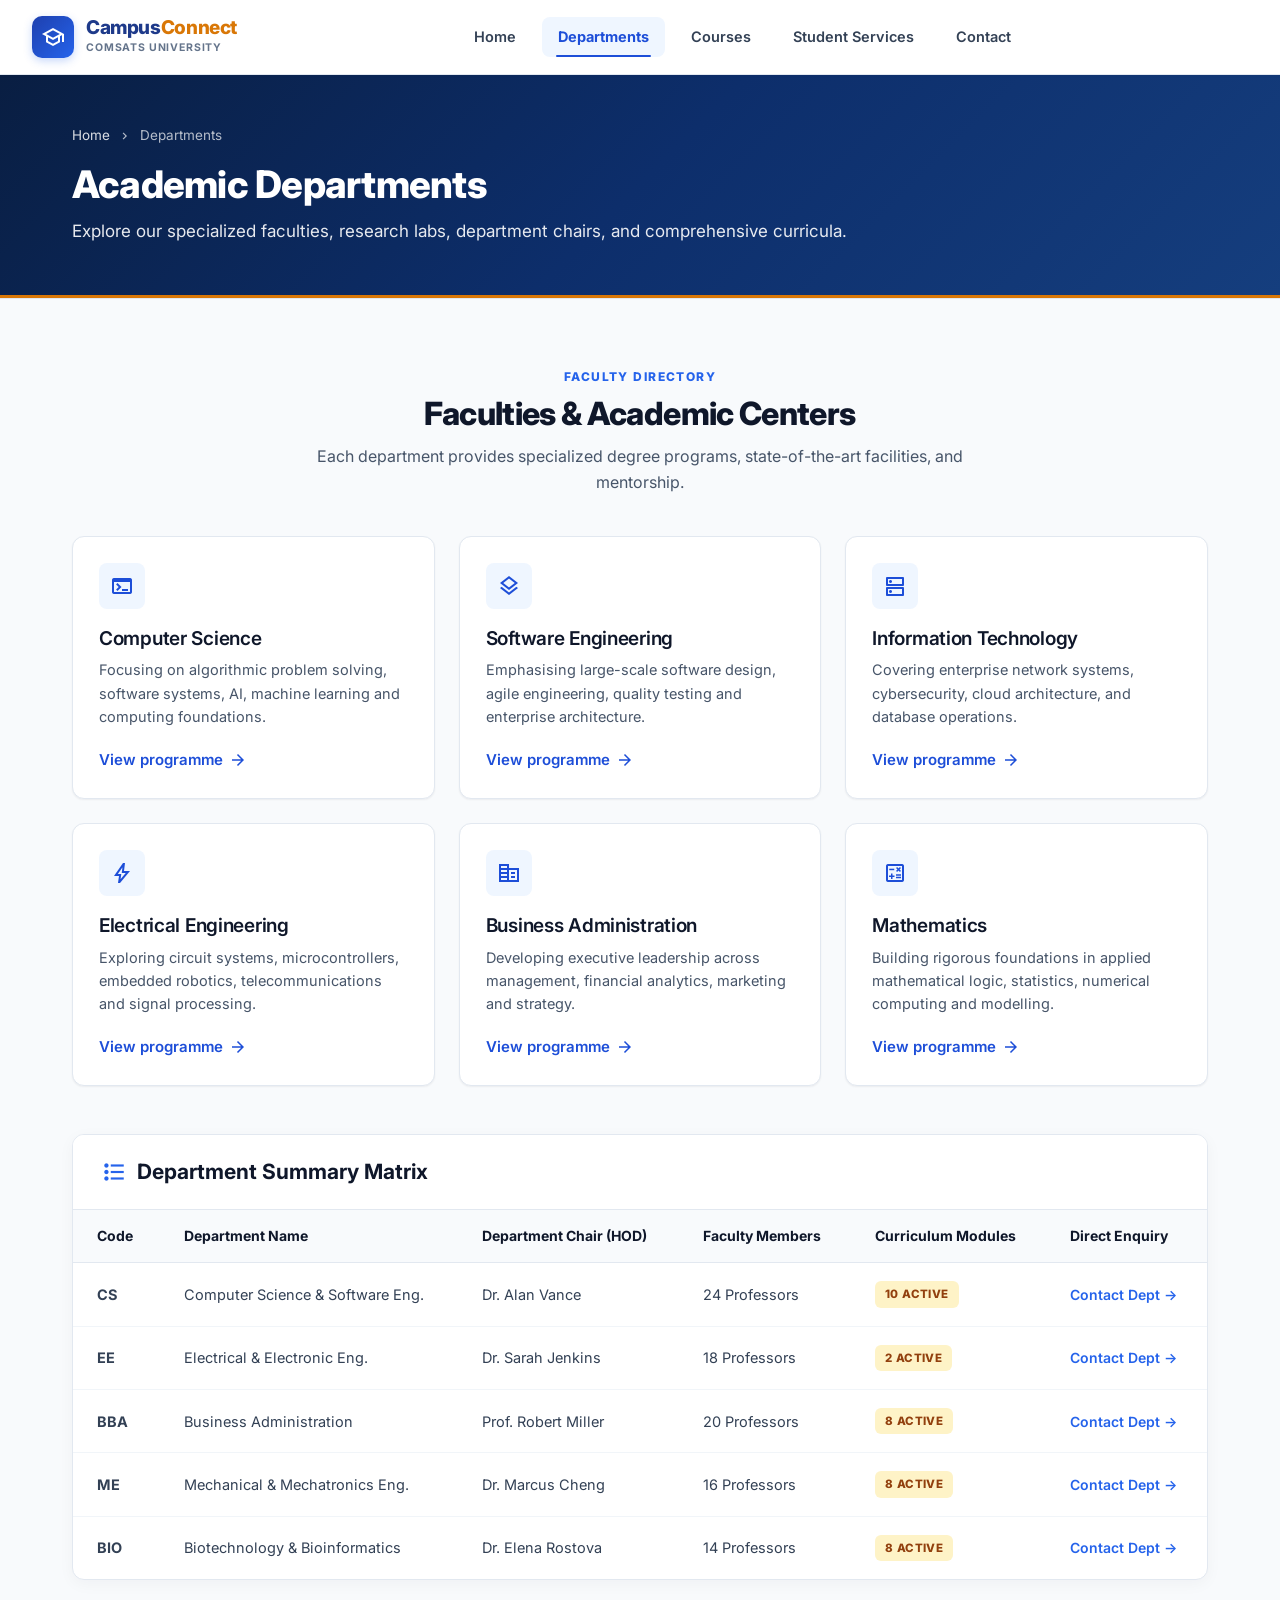
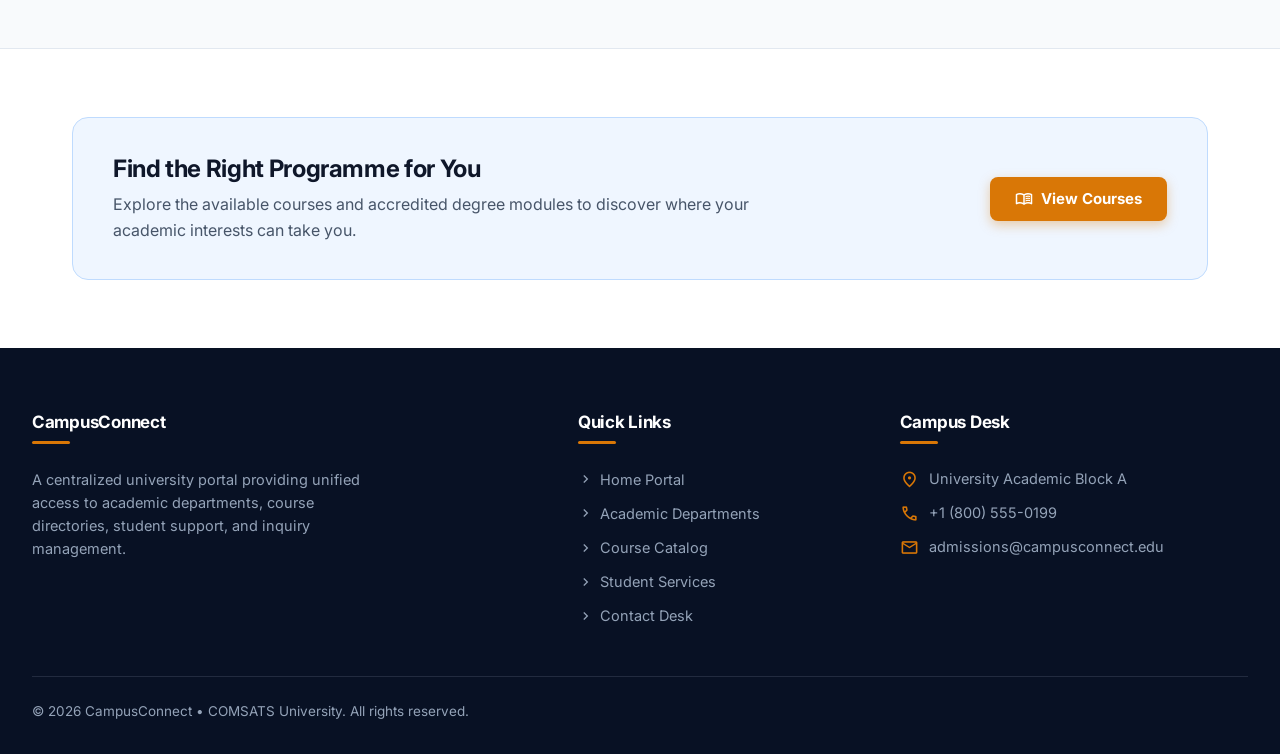
<file: departments.html>
<!DOCTYPE html>
<html lang="en">
<head>
<meta charset="utf-8">
<meta name="viewport" content="width=device-width, initial-scale=1.0">
<title>CampusConnect - Academic Departments</title>
<meta name="description" content="Explore the specialized academic departments, faculties and degree programs at COMSATS University.">
<link rel="preconnect" href="https://fonts.googleapis.com">
<link rel="preconnect" href="https://fonts.gstatic.com" crossorigin>
<link href="https://fonts.googleapis.com/css2?family=Inter:wght@400;500;600;700;800&display=swap" rel="stylesheet">
<link href="https://fonts.googleapis.com/css2?family=Material+Symbols+Outlined:opsz,wght,FILL,GRAD@20..48,100..700,0..1,-50..200&display=block" rel="stylesheet">
<link rel="stylesheet" href="css/style.css">
</head>
<body>

<a class="skip-link" href="#main">Skip to main content</a>

<!-- ============================ SHARED HEADER ============================ -->
<header class="site-header">
  <div class="container header-inner">
    <a class="brand" href="index.html">
      <div class="brand-badge">
        <span class="material-symbols-outlined">school</span>
      </div>
      <div class="brand-text-col">
        <span class="brand-name">Campus<span class="brand-orange">Connect</span></span>
        <span class="brand-sub">COMSATS UNIVERSITY</span>
      </div>
    </a>

    <nav class="main-nav" aria-label="Main navigation">
      <a href="index.html">Home</a>
      <a class="active" href="departments.html" aria-current="page">Departments</a>
      <a href="courses.html">Courses</a>
      <a href="services.html">Student Services</a>
      <a href="contacts.html">Contact</a>
    </nav>

    <div class="header-actions">
      <button class="nav-toggle" id="navToggle" type="button" aria-label="Toggle navigation" aria-expanded="false" aria-controls="mobileNav">
        <span class="material-symbols-outlined">menu</span>
      </button>
    </div>
  </div>

  <div class="container">
    <nav class="mobile-nav" id="mobileNav" aria-label="Mobile navigation">
      <a href="index.html">Home</a>
      <a class="active" href="departments.html" aria-current="page">Departments</a>
      <a href="courses.html">Courses</a>
      <a href="services.html">Student Services</a>
      <a href="contacts.html">Contact</a>
    </nav>
  </div>
</header>

<main id="main">

  <!-- ---------------------------- Page hero ---------------------------- -->
  <section class="page-hero-blue">
    <div class="container">
      <div class="breadcrumb">
        <a href="index.html">Home</a>
        <span class="material-symbols-outlined" style="font-size:14px;">chevron_right</span>
        <span>Departments</span>
      </div>
      <h1>Academic Departments</h1>
      <p>
        Explore our specialized faculties, research labs, department chairs, and comprehensive curricula.
      </p>
    </div>
  </section>

  <!-- -------------------------- Departments grid ------------------------ -->
  <section class="section">
    <div class="container">
      <div class="section-center-head">
        <span class="section-eyebrow">FACULTY DIRECTORY</span>
        <h2>Faculties &amp; Academic Centers</h2>
        <p>Each department provides specialized degree programs, state-of-the-art facilities, and mentorship.</p>
      </div>

      <div class="grid grid-3">
        <div class="card">
          <span class="card-icon"><span class="material-symbols-outlined">terminal</span></span>
          <h3>Computer Science</h3>
          <p>Focusing on algorithmic problem solving, software systems, AI, machine learning and computing foundations.</p>
          <a class="inline-link" href="courses.html">View programme <span class="material-symbols-outlined">arrow_forward</span></a>
        </div>

        <div class="card">
          <span class="card-icon"><span class="material-symbols-outlined">layers</span></span>
          <h3>Software Engineering</h3>
          <p>Emphasising large-scale software design, agile engineering, quality testing and enterprise architecture.</p>
          <a class="inline-link" href="courses.html">View programme <span class="material-symbols-outlined">arrow_forward</span></a>
        </div>

        <div class="card">
          <span class="card-icon"><span class="material-symbols-outlined">dns</span></span>
          <h3>Information Technology</h3>
          <p>Covering enterprise network systems, cybersecurity, cloud architecture, and database operations.</p>
          <a class="inline-link" href="courses.html">View programme <span class="material-symbols-outlined">arrow_forward</span></a>
        </div>

        <div class="card">
          <span class="card-icon"><span class="material-symbols-outlined">bolt</span></span>
          <h3>Electrical Engineering</h3>
          <p>Exploring circuit systems, microcontrollers, embedded robotics, telecommunications and signal processing.</p>
          <a class="inline-link" href="courses.html">View programme <span class="material-symbols-outlined">arrow_forward</span></a>
        </div>

        <div class="card">
          <span class="card-icon"><span class="material-symbols-outlined">corporate_fare</span></span>
          <h3>Business Administration</h3>
          <p>Developing executive leadership across management, financial analytics, marketing and strategy.</p>
          <a class="inline-link" href="courses.html">View programme <span class="material-symbols-outlined">arrow_forward</span></a>
        </div>

        <div class="card">
          <span class="card-icon"><span class="material-symbols-outlined">calculate</span></span>
          <h3>Mathematics</h3>
          <p>Building rigorous foundations in applied mathematical logic, statistics, numerical computing and modelling.</p>
          <a class="inline-link" href="courses.html">View programme <span class="material-symbols-outlined">arrow_forward</span></a>
        </div>
      </div>

      <!-- -------------------- Department Summary Matrix -------------------- -->
      <div class="matrix-container">
        <div class="matrix-title">
          <span class="material-symbols-outlined">format_list_bulleted</span>
          <span>Department Summary Matrix</span>
        </div>
        <div class="table-responsive">
          <table class="data-table">
            <thead>
              <tr>
                <th>Code</th>
                <th>Department Name</th>
                <th>Department Chair (HOD)</th>
                <th>Faculty Members</th>
                <th>Curriculum Modules</th>
                <th>Direct Enquiry</th>
              </tr>
            </thead>
            <tbody>
              <tr>
                <td><strong>CS</strong></td>
                <td>Computer Science &amp; Software Eng.</td>
                <td>Dr. Alan Vance</td>
                <td>24 Professors</td>
                <td><span class="badge-amber-tag">10 ACTIVE</span></td>
                <td><a class="table-action-link" href="contacts.html">Contact Dept &rarr;</a></td>
              </tr>
              <tr>
                <td><strong>EE</strong></td>
                <td>Electrical &amp; Electronic Eng.</td>
                <td>Dr. Sarah Jenkins</td>
                <td>18 Professors</td>
                <td><span class="badge-amber-tag">2 ACTIVE</span></td>
                <td><a class="table-action-link" href="contacts.html">Contact Dept &rarr;</a></td>
              </tr>
              <tr>
                <td><strong>BBA</strong></td>
                <td>Business Administration</td>
                <td>Prof. Robert Miller</td>
                <td>20 Professors</td>
                <td><span class="badge-amber-tag">8 ACTIVE</span></td>
                <td><a class="table-action-link" href="contacts.html">Contact Dept &rarr;</a></td>
              </tr>
              <tr>
                <td><strong>ME</strong></td>
                <td>Mechanical &amp; Mechatronics Eng.</td>
                <td>Dr. Marcus Cheng</td>
                <td>16 Professors</td>
                <td><span class="badge-amber-tag">8 ACTIVE</span></td>
                <td><a class="table-action-link" href="contacts.html">Contact Dept &rarr;</a></td>
              </tr>
              <tr>
                <td><strong>BIO</strong></td>
                <td>Biotechnology &amp; Bioinformatics</td>
                <td>Dr. Elena Rostova</td>
                <td>14 Professors</td>
                <td><span class="badge-amber-tag">8 ACTIVE</span></td>
                <td><a class="table-action-link" href="contacts.html">Contact Dept &rarr;</a></td>
              </tr>
            </tbody>
          </table>
        </div>
      </div>

    </div>
  </section>

  <!-- ------------------------------- CTA -------------------------------- -->
  <section class="section section--surface">
    <div class="container">
      <div class="cta-band">
        <div>
          <h2>Find the Right Programme for You</h2>
          <p>
            Explore the available courses and accredited degree modules to discover where your academic
            interests can take you.
          </p>
        </div>
        <a class="btn btn-orange" href="courses.html">
          <span class="material-symbols-outlined">menu_book</span> View Courses
        </a>
      </div>
    </div>
  </section>

</main>

<!-- ============================ SHARED FOOTER ============================ -->
<footer class="site-footer">
  <div class="container">
    <div class="footer-grid">
      <div>
        <h3 class="footer-heading">CampusConnect</h3>
        <p>A centralized university portal providing unified access to academic departments, course directories, student support, and inquiry management.</p>
      </div>

      <div>
        <h3 class="footer-heading">Quick Links</h3>
        <nav class="footer-links" aria-label="Footer navigation">
          <a href="index.html"><span class="material-symbols-outlined" style="font-size:16px;">chevron_right</span> Home Portal</a>
          <a href="departments.html"><span class="material-symbols-outlined" style="font-size:16px;">chevron_right</span> Academic Departments</a>
          <a href="courses.html"><span class="material-symbols-outlined" style="font-size:16px;">chevron_right</span> Course Catalog</a>
          <a href="services.html"><span class="material-symbols-outlined" style="font-size:16px;">chevron_right</span> Student Services</a>
          <a href="contacts.html"><span class="material-symbols-outlined" style="font-size:16px;">chevron_right</span> Contact Desk</a>
        </nav>
      </div>

      <div>
        <h3 class="footer-heading">Campus Desk</h3>
        <ul class="footer-contact">
          <li><span class="material-symbols-outlined">location_on</span> University Academic Block A</li>
          <li><span class="material-symbols-outlined">call</span> +1 (800) 555-0199</li>
          <li><span class="material-symbols-outlined">mail</span> admissions@campusconnect.edu</li>
        </ul>
      </div>
    </div>

    <div class="footer-bottom">
      <p>&copy; <span id="footerYear">2026</span> CampusConnect &bull; COMSATS University. All rights reserved.</p>
    </div>
  </div>
</footer>

<!-- Toast used by placeholder actions such as Login -->
<div class="toast" id="toast" role="status" aria-live="polite">
  <span class="material-symbols-outlined">info</span>
  <span class="toast-text"></span>
</div>

<script src="js/script.js"></script>
</body>
</html>
</file>
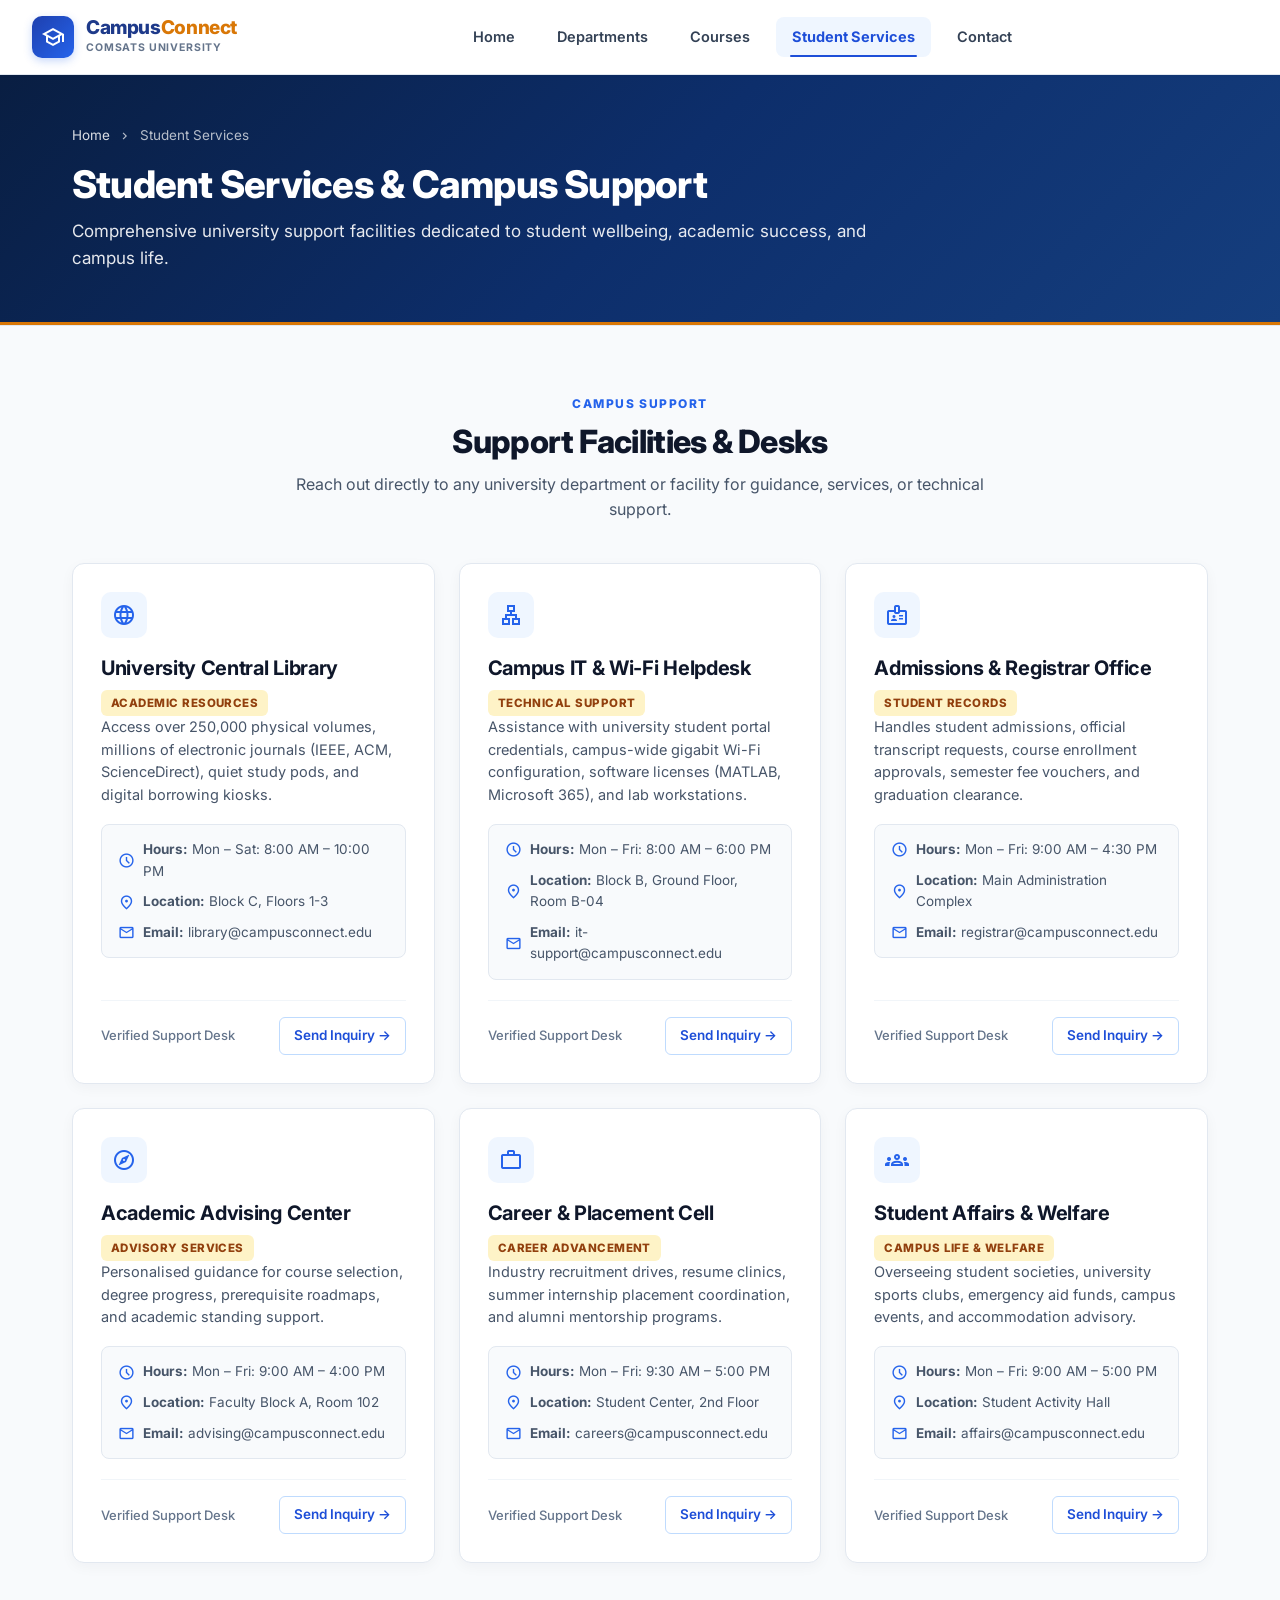
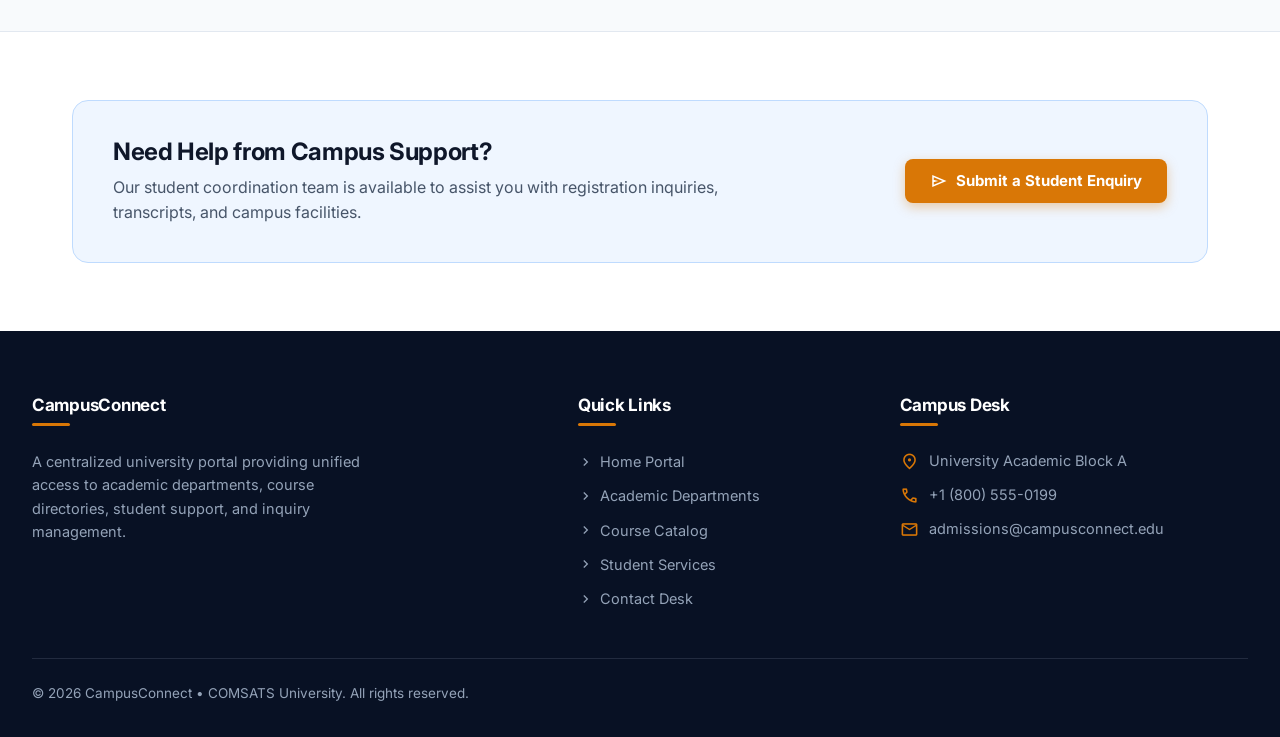
<file: services.html>
<!DOCTYPE html>
<html lang="en">
<head>
<meta charset="utf-8">
<meta name="viewport" content="width=device-width, initial-scale=1.0">
<title>CampusConnect - Student Services &amp; Campus Support</title>
<meta name="description" content="Academic advising, digital library, career counselling, student affairs, IT support and admissions services at COMSATS University.">
<link rel="preconnect" href="https://fonts.googleapis.com">
<link rel="preconnect" href="https://fonts.gstatic.com" crossorigin>
<link href="https://fonts.googleapis.com/css2?family=Inter:wght@400;500;600;700;800&display=swap" rel="stylesheet">
<link href="https://fonts.googleapis.com/css2?family=Material+Symbols+Outlined:opsz,wght,FILL,GRAD@20..48,100..700,0..1,-50..200&display=block" rel="stylesheet">
<link rel="stylesheet" href="css/style.css">
</head>
<body>

<a class="skip-link" href="#main">Skip to main content</a>

<!-- ============================ SHARED HEADER ============================ -->
<header class="site-header">
  <div class="container header-inner">
    <a class="brand" href="index.html">
      <div class="brand-badge">
        <span class="material-symbols-outlined">school</span>
      </div>
      <div class="brand-text-col">
        <span class="brand-name">Campus<span class="brand-orange">Connect</span></span>
        <span class="brand-sub">COMSATS UNIVERSITY</span>
      </div>
    </a>

    <nav class="main-nav" aria-label="Main navigation">
      <a href="index.html">Home</a>
      <a href="departments.html">Departments</a>
      <a href="courses.html">Courses</a>
      <a class="active" href="services.html" aria-current="page">Student Services</a>
      <a href="contacts.html">Contact</a>
    </nav>

    <div class="header-actions">
      <button class="nav-toggle" id="navToggle" type="button" aria-label="Toggle navigation" aria-expanded="false" aria-controls="mobileNav">
        <span class="material-symbols-outlined">menu</span>
      </button>
    </div>
  </div>

  <div class="container">
    <nav class="mobile-nav" id="mobileNav" aria-label="Mobile navigation">
      <a href="index.html">Home</a>
      <a href="departments.html">Departments</a>
      <a href="courses.html">Courses</a>
      <a class="active" href="services.html" aria-current="page">Student Services</a>
      <a href="contacts.html">Contact</a>
    </nav>
  </div>
</header>

<main id="main">

  <!-- ---------------------------- Page hero ---------------------------- -->
  <section class="page-hero-blue">
    <div class="container">
      <div class="breadcrumb">
        <a href="index.html">Home</a>
        <span class="material-symbols-outlined" style="font-size:14px;">chevron_right</span>
        <span>Student Services</span>
      </div>
      <h1>Student Services &amp; Campus Support</h1>
      <p>
        Comprehensive university support facilities dedicated to student wellbeing, academic success, and campus life.
      </p>
    </div>
  </section>

  <!-- --------------------------- Services grid -------------------------- -->
  <section class="section">
    <div class="container">
      <div class="section-center-head">
        <span class="section-eyebrow">CAMPUS SUPPORT</span>
        <h2>Support Facilities &amp; Desks</h2>
        <p>Reach out directly to any university department or facility for guidance, services, or technical support.</p>
      </div>

      <div class="grid grid-3">
        <!-- Card 1: Library -->
        <div class="service-box-card">
          <div class="service-box-icon">
            <span class="material-symbols-outlined">language</span>
          </div>
          <h3>University Central Library</h3>
          <div><span class="badge-amber-tag">ACADEMIC RESOURCES</span></div>
          <p>Access over 250,000 physical volumes, millions of electronic journals (IEEE, ACM, ScienceDirect), quiet study pods, and digital borrowing kiosks.</p>
          
          <div class="service-info-pane">
            <div class="service-info-item">
              <span class="material-symbols-outlined">schedule</span>
              <span><strong>Hours:</strong> Mon &ndash; Sat: 8:00 AM &ndash; 10:00 PM</span>
            </div>
            <div class="service-info-item">
              <span class="material-symbols-outlined">location_on</span>
              <span><strong>Location:</strong> Block C, Floors 1-3</span>
            </div>
            <div class="service-info-item">
              <span class="material-symbols-outlined">mail</span>
              <span><strong>Email:</strong> library@campusconnect.edu</span>
            </div>
          </div>

          <div class="service-bottom-row">
            <span class="service-verified-tag">Verified Support Desk</span>
            <a class="btn-send-inquiry" href="contacts.html">
              Send Inquiry &rarr;
            </a>
          </div>
        </div>

        <!-- Card 2: IT Helpdesk -->
        <div class="service-box-card">
          <div class="service-box-icon">
            <span class="material-symbols-outlined">lan</span>
          </div>
          <h3>Campus IT &amp; Wi-Fi Helpdesk</h3>
          <div><span class="badge-amber-tag">TECHNICAL SUPPORT</span></div>
          <p>Assistance with university student portal credentials, campus-wide gigabit Wi-Fi configuration, software licenses (MATLAB, Microsoft 365), and lab workstations.</p>
          
          <div class="service-info-pane">
            <div class="service-info-item">
              <span class="material-symbols-outlined">schedule</span>
              <span><strong>Hours:</strong> Mon &ndash; Fri: 8:00 AM &ndash; 6:00 PM</span>
            </div>
            <div class="service-info-item">
              <span class="material-symbols-outlined">location_on</span>
              <span><strong>Location:</strong> Block B, Ground Floor, Room B-04</span>
            </div>
            <div class="service-info-item">
              <span class="material-symbols-outlined">mail</span>
              <span><strong>Email:</strong> it-support@campusconnect.edu</span>
            </div>
          </div>

          <div class="service-bottom-row">
            <span class="service-verified-tag">Verified Support Desk</span>
            <a class="btn-send-inquiry" href="contacts.html">
              Send Inquiry &rarr;
            </a>
          </div>
        </div>

        <!-- Card 3: Admissions & Registrar -->
        <div class="service-box-card">
          <div class="service-box-icon">
            <span class="material-symbols-outlined">badge</span>
          </div>
          <h3>Admissions &amp; Registrar Office</h3>
          <div><span class="badge-amber-tag">STUDENT RECORDS</span></div>
          <p>Handles student admissions, official transcript requests, course enrollment approvals, semester fee vouchers, and graduation clearance.</p>
          
          <div class="service-info-pane">
            <div class="service-info-item">
              <span class="material-symbols-outlined">schedule</span>
              <span><strong>Hours:</strong> Mon &ndash; Fri: 9:00 AM &ndash; 4:30 PM</span>
            </div>
            <div class="service-info-item">
              <span class="material-symbols-outlined">location_on</span>
              <span><strong>Location:</strong> Main Administration Complex</span>
            </div>
            <div class="service-info-item">
              <span class="material-symbols-outlined">mail</span>
              <span><strong>Email:</strong> registrar@campusconnect.edu</span>
            </div>
          </div>

          <div class="service-bottom-row">
            <span class="service-verified-tag">Verified Support Desk</span>
            <a class="btn-send-inquiry" href="contacts.html">
              Send Inquiry &rarr;
            </a>
          </div>
        </div>

        <!-- Card 4: Academic Advising -->
        <div class="service-box-card">
          <div class="service-box-icon">
            <span class="material-symbols-outlined">explore</span>
          </div>
          <h3>Academic Advising Center</h3>
          <div><span class="badge-amber-tag">ADVISORY SERVICES</span></div>
          <p>Personalised guidance for course selection, degree progress, prerequisite roadmaps, and academic standing support.</p>
          
          <div class="service-info-pane">
            <div class="service-info-item">
              <span class="material-symbols-outlined">schedule</span>
              <span><strong>Hours:</strong> Mon &ndash; Fri: 9:00 AM &ndash; 4:00 PM</span>
            </div>
            <div class="service-info-item">
              <span class="material-symbols-outlined">location_on</span>
              <span><strong>Location:</strong> Faculty Block A, Room 102</span>
            </div>
            <div class="service-info-item">
              <span class="material-symbols-outlined">mail</span>
              <span><strong>Email:</strong> advising@campusconnect.edu</span>
            </div>
          </div>

          <div class="service-bottom-row">
            <span class="service-verified-tag">Verified Support Desk</span>
            <a class="btn-send-inquiry" href="contacts.html">
              Send Inquiry &rarr;
            </a>
          </div>
        </div>

        <!-- Card 5: Career Placements -->
        <div class="service-box-card">
          <div class="service-box-icon">
            <span class="material-symbols-outlined">work</span>
          </div>
          <h3>Career &amp; Placement Cell</h3>
          <div><span class="badge-amber-tag">CAREER ADVANCEMENT</span></div>
          <p>Industry recruitment drives, resume clinics, summer internship placement coordination, and alumni mentorship programs.</p>
          
          <div class="service-info-pane">
            <div class="service-info-item">
              <span class="material-symbols-outlined">schedule</span>
              <span><strong>Hours:</strong> Mon &ndash; Fri: 9:30 AM &ndash; 5:00 PM</span>
            </div>
            <div class="service-info-item">
              <span class="material-symbols-outlined">location_on</span>
              <span><strong>Location:</strong> Student Center, 2nd Floor</span>
            </div>
            <div class="service-info-item">
              <span class="material-symbols-outlined">mail</span>
              <span><strong>Email:</strong> careers@campusconnect.edu</span>
            </div>
          </div>

          <div class="service-bottom-row">
            <span class="service-verified-tag">Verified Support Desk</span>
            <a class="btn-send-inquiry" href="contacts.html">
              Send Inquiry &rarr;
            </a>
          </div>
        </div>

        <!-- Card 6: Student Affairs -->
        <div class="service-box-card">
          <div class="service-box-icon">
            <span class="material-symbols-outlined">groups</span>
          </div>
          <h3>Student Affairs &amp; Welfare</h3>
          <div><span class="badge-amber-tag">CAMPUS LIFE &amp; WELFARE</span></div>
          <p>Overseeing student societies, university sports clubs, emergency aid funds, campus events, and accommodation advisory.</p>
          
          <div class="service-info-pane">
            <div class="service-info-item">
              <span class="material-symbols-outlined">schedule</span>
              <span><strong>Hours:</strong> Mon &ndash; Fri: 9:00 AM &ndash; 5:00 PM</span>
            </div>
            <div class="service-info-item">
              <span class="material-symbols-outlined">location_on</span>
              <span><strong>Location:</strong> Student Activity Hall</span>
            </div>
            <div class="service-info-item">
              <span class="material-symbols-outlined">mail</span>
              <span><strong>Email:</strong> affairs@campusconnect.edu</span>
            </div>
          </div>

          <div class="service-bottom-row">
            <span class="service-verified-tag">Verified Support Desk</span>
            <a class="btn-send-inquiry" href="contacts.html">
              Send Inquiry &rarr;
            </a>
          </div>
        </div>

      </div>
    </div>
  </section>

  <!-- ------------------------------- CTA -------------------------------- -->
  <section class="section section--surface">
    <div class="container">
      <div class="cta-band">
        <div>
          <h2>Need Help from Campus Support?</h2>
          <p>
            Our student coordination team is available to assist you with registration inquiries, transcripts, and campus facilities.
          </p>
        </div>
        <a class="btn btn-orange" href="contacts.html">
          <span class="material-symbols-outlined">send</span> Submit a Student Enquiry
        </a>
      </div>
    </div>
  </section>

</main>

<!-- ============================ SHARED FOOTER ============================ -->
<footer class="site-footer">
  <div class="container">
    <div class="footer-grid">
      <div>
        <h3 class="footer-heading">CampusConnect</h3>
        <p>A centralized university portal providing unified access to academic departments, course directories, student support, and inquiry management.</p>
      </div>

      <div>
        <h3 class="footer-heading">Quick Links</h3>
        <nav class="footer-links" aria-label="Footer navigation">
          <a href="index.html"><span class="material-symbols-outlined" style="font-size:16px;">chevron_right</span> Home Portal</a>
          <a href="departments.html"><span class="material-symbols-outlined" style="font-size:16px;">chevron_right</span> Academic Departments</a>
          <a href="courses.html"><span class="material-symbols-outlined" style="font-size:16px;">chevron_right</span> Course Catalog</a>
          <a href="services.html"><span class="material-symbols-outlined" style="font-size:16px;">chevron_right</span> Student Services</a>
          <a href="contacts.html"><span class="material-symbols-outlined" style="font-size:16px;">chevron_right</span> Contact Desk</a>
        </nav>
      </div>

      <div>
        <h3 class="footer-heading">Campus Desk</h3>
        <ul class="footer-contact">
          <li><span class="material-symbols-outlined">location_on</span> University Academic Block A</li>
          <li><span class="material-symbols-outlined">call</span> +1 (800) 555-0199</li>
          <li><span class="material-symbols-outlined">mail</span> admissions@campusconnect.edu</li>
        </ul>
      </div>
    </div>

    <div class="footer-bottom">
      <p>&copy; <span id="footerYear">2026</span> CampusConnect &bull; COMSATS University. All rights reserved.</p>
    </div>
  </div>
</footer>

<!-- Toast used by placeholder actions such as Login -->
<div class="toast" id="toast" role="status" aria-live="polite">
  <span class="material-symbols-outlined">info</span>
  <span class="toast-text"></span>
</div>

<script src="js/script.js"></script>
</body>
</html>
</file>
<file: css/style.css>
/* ==========================================================================
   CampusConnect - COMSATS University Portal Stylesheet
   Two-tier architecture university portal. Plain CSS - no frameworks.
   ========================================================================== */

/* --------------------------------------------------------------------------
   1. Design tokens
   -------------------------------------------------------------------------- */
:root {
  /* Brand */
  --brand: #1d4ed8;
  --brand-hover: #1e40af;
  --brand-soft: #eff6ff;
  --brand-line: #bfdbfe;
  --accent-orange: #d97706;
  --accent-orange-hover: #b45309;

  /* Text */
  --ink: #0f172a;
  --ink-2: #475569;
  --ink-3: #64748b;

  /* Surfaces */
  --bg: #f8fafc;
  --surface: #ffffff;
  --surface-2: #f1f5f9;
  --footer-bg: #070d1e;

  /* Lines and states */
  --line: #e2e8f0;
  --line-strong: #cbd5e1;
  --danger: #dc2626;
  --danger-soft: #fef2f2;
  --success-soft: #f0fdf4;

  /* Shape and depth */
  --radius-sm: 8px;
  --radius: 12px;
  --radius-lg: 16px;
  --shadow-sm: 0 1px 2px rgba(15, 23, 42, .06);
  --shadow: 0 4px 14px rgba(15, 23, 42, .07);
  --shadow-lg: 0 16px 40px rgba(15, 23, 42, .16);

  /* Layout */
  --container: 1200px;
  --header-h: 74px;
  --gap: 24px;
}

/* --------------------------------------------------------------------------
   2. Base / reset
   -------------------------------------------------------------------------- */
*,
*::before,
*::after { box-sizing: border-box; }

html { scroll-behavior: smooth; }

body {
  margin: 0;
  background: var(--bg);
  color: var(--ink);
  font-family: "Inter", -apple-system, BlinkMacSystemFont, "Segoe UI", Roboto, sans-serif;
  font-size: 16px;
  line-height: 1.6;
  -webkit-font-smoothing: antialiased;
}

img { max-width: 100%; display: block; }

a { color: var(--brand); text-decoration: none; }
a:hover { color: var(--brand-hover); }

h1, h2, h3, h4 {
  margin: 0;
  color: var(--ink);
  line-height: 1.25;
  letter-spacing: -.015em;
  font-weight: 700;
}
h1 { font-size: 44px; }
h2 { font-size: 30px; }
h3 { font-size: 19px; font-weight: 600; }
h4 { font-size: 16px; font-weight: 600; }

p { margin: 0; }

ul { margin: 0; padding: 0; list-style: none; }

:focus-visible {
  outline: 2px solid var(--brand);
  outline-offset: 2px;
  border-radius: 4px;
}

.material-symbols-outlined {
  font-variation-settings: "FILL" 0, "wght" 400, "GRAD" 0, "opsz" 24;
  user-select: none;
  display: inline-block;
  vertical-align: middle;
}

.container {
  width: 100%;
  max-width: var(--container);
  margin: 0 auto;
  padding: 0 32px;
}

.site-header > .container,
.site-footer > .container {
  max-width: 1280px;
  padding: 0 32px;
}

.skip-link {
  position: absolute;
  left: -9999px;
  top: 0;
  z-index: 200;
  padding: 10px 16px;
  background: var(--brand);
  color: #fff;
}
.skip-link:focus { left: 8px; top: 8px; color: #fff; }

/* --------------------------------------------------------------------------
   3. Header
   -------------------------------------------------------------------------- */
.site-header {
  position: sticky;
  top: 0;
  z-index: 100;
  background: var(--surface);
  border-bottom: 1px solid var(--line);
  box-shadow: 0 1px 3px rgba(15, 23, 42, 0.04);
}

.header-inner {
  display: flex;
  align-items: center;
  justify-content: space-between;
  height: var(--header-h);
}

.brand {
  display: inline-flex;
  align-items: center;
  gap: 12px;
  color: var(--ink);
  text-decoration: none;
}
.brand:hover { color: var(--ink); }

.brand-badge {
  display: flex;
  align-items: center;
  justify-content: center;
  width: 42px;
  height: 42px;
  background: linear-gradient(135deg, #1e40af, #2563eb);
  border-radius: 10px;
  color: #ffffff;
  box-shadow: 0 3px 8px rgba(37, 99, 235, 0.25);
  flex-shrink: 0;
}
.brand-badge .material-symbols-outlined { font-size: 24px; color: #ffffff; }

.brand-text-col {
  display: flex;
  flex-direction: column;
}

.brand-name {
  font-size: 19px;
  font-weight: 800;
  letter-spacing: -.02em;
  color: #1e3a8a;
  line-height: 1.15;
}
.brand-name .brand-orange { color: #d97706; }

.brand-sub {
  font-size: 10.5px;
  font-weight: 700;
  letter-spacing: .08em;
  color: #64748b;
  text-transform: uppercase;
  margin-top: 1px;
}

.main-nav {
  display: flex;
  align-items: center;
  gap: 10px;
}
.main-nav a {
  position: relative;
  padding: 8px 16px;
  border-radius: 8px;
  color: #334155;
  font-size: 14.5px;
  font-weight: 600;
  text-decoration: none;
  transition: all .15s ease;
}
.main-nav a:hover {
  color: var(--brand);
  background: #f8fafc;
}
.main-nav a.active {
  color: var(--brand);
  background: #eff6ff;
  font-weight: 700;
}
.main-nav a.active::after {
  content: "";
  position: absolute;
  left: 14px;
  right: 14px;
  bottom: 0;
  height: 2px;
  background: var(--brand);
  border-radius: 2px;
}

.header-actions {
  display: flex;
  align-items: center;
  gap: 10px;
}

.nav-toggle {
  display: none;
  align-items: center;
  justify-content: center;
  width: 40px;
  height: 40px;
  background: none;
  border: 1px solid var(--line);
  border-radius: var(--radius-sm);
  color: var(--ink-2);
  cursor: pointer;
}
.nav-toggle:hover { color: var(--ink); border-color: var(--line-strong); }

.mobile-nav {
  display: none;
  padding: 8px 0 16px;
  background: var(--surface);
  border-top: 1px solid var(--line);
}
.mobile-nav.open { display: block; }
.mobile-nav a {
  display: block;
  padding: 12px 0;
  border-bottom: 1px solid var(--line);
  color: var(--ink-2);
  font-weight: 500;
}
.mobile-nav a.active { color: var(--brand); font-weight: 600; }

/* --------------------------------------------------------------------------
   4. Buttons
   -------------------------------------------------------------------------- */
.btn {
  display: inline-flex;
  align-items: center;
  justify-content: center;
  gap: 8px;
  padding: 11px 22px;
  border: 1px solid transparent;
  border-radius: var(--radius-sm);
  font-family: inherit;
  font-size: 15px;
  font-weight: 600;
  line-height: 1.2;
  cursor: pointer;
  transition: all .15s ease;
}
.btn .material-symbols-outlined { font-size: 18px; }

.btn-primary { background: var(--brand); color: #fff; }
.btn-primary:hover { background: var(--brand-hover); color: #fff; }

.btn-orange {
  background: #d97706;
  color: #ffffff !important;
  font-weight: 700;
  padding: 12px 24px;
  border-radius: 8px;
  border: 1px solid transparent;
  box-shadow: 0 4px 12px rgba(217, 119, 6, 0.35);
}
.btn-orange:hover {
  background: #b45309;
  transform: translateY(-1px);
}

.btn-glass {
  background: rgba(255, 255, 255, 0.15);
  color: #ffffff !important;
  font-weight: 600;
  padding: 12px 22px;
  border-radius: 8px;
  border: 1px solid rgba(255, 255, 255, 0.32);
  backdrop-filter: blur(4px);
}
.btn-glass:hover {
  background: rgba(255, 255, 255, 0.25);
  border-color: rgba(255, 255, 255, 0.5);
  transform: translateY(-1px);
}

.btn-outline {
  background: var(--surface);
  border-color: var(--line-strong);
  color: var(--ink);
}
.btn-outline:hover { border-color: var(--brand); color: var(--brand); }

.btn-sm { padding: 8px 16px; font-size: 14px; }

/* --------------------------------------------------------------------------
   5. Hero areas
   -------------------------------------------------------------------------- */
.hero-portal {
  padding: 80px 0 90px;
  background: linear-gradient(135deg, #091e42 0%, #0d2e6b 50%, #153e7e 100%);
  color: #ffffff;
  position: relative;
}

.hero-portal-badge {
  display: inline-flex;
  align-items: center;
  gap: 8px;
  padding: 6px 16px;
  background: rgba(255, 255, 255, 0.12);
  border: 1px solid rgba(255, 255, 255, 0.25);
  border-radius: 999px;
  font-size: 13.5px;
  font-weight: 600;
  color: #ffffff;
  margin-bottom: 22px;
  backdrop-filter: blur(4px);
}
.hero-portal-badge .material-symbols-outlined { font-size: 18px; }

.hero-portal h1 {
  font-size: 48px;
  font-weight: 800;
  line-height: 1.18;
  letter-spacing: -.03em;
  color: #ffffff;
  max-width: 860px;
  margin-bottom: 20px;
}

.hero-portal p {
  font-size: 18.5px;
  line-height: 1.6;
  color: rgba(255, 255, 255, 0.9);
  max-width: 820px;
  margin-bottom: 34px;
}
.hero-portal p strong { color: #ffffff; }

.hero-portal-actions {
  display: flex;
  flex-wrap: wrap;
  gap: 16px;
}

/* Subpage Hero */
.page-hero-blue {
  padding: 50px 0;
  background: linear-gradient(135deg, #091e42 0%, #0d2e6b 50%, #153e7e 100%);
  color: #ffffff;
  border-bottom: 3px solid #d97706;
}
.breadcrumb {
  display: flex;
  align-items: center;
  gap: 8px;
  font-size: 13.5px;
  color: rgba(255, 255, 255, 0.7);
  margin-bottom: 14px;
}
.breadcrumb a { color: rgba(255, 255, 255, 0.85); text-decoration: none; }
.breadcrumb a:hover { color: #ffffff; }
.page-hero-blue h1 {
  font-size: 38px;
  font-weight: 800;
  color: #ffffff;
  margin-bottom: 10px;
  letter-spacing: -.02em;
}
.page-hero-blue p {
  font-size: 17px;
  color: rgba(255, 255, 255, 0.9);
  max-width: 800px;
}

/* --------------------------------------------------------------------------
   6. Sections & Centered Headings
   -------------------------------------------------------------------------- */
.section {
  padding: 68px 0;
  background: var(--bg);
  border-top: 1px solid var(--line);
}
.section--surface { background: var(--surface); }

.section-eyebrow {
  display: block;
  font-size: 12px;
  font-weight: 800;
  letter-spacing: .12em;
  text-transform: uppercase;
  color: #2563eb;
  margin-bottom: 8px;
}

.section-center-head {
  text-align: center;
  max-width: 720px;
  margin: 0 auto 40px;
}
.section-center-head h2 {
  font-size: 32px;
  font-weight: 800;
  letter-spacing: -.02em;
  color: #0f172a;
  margin-bottom: 10px;
}
.section-center-head p {
  font-size: 16px;
  color: #475569;
}

.section-head { max-width: 720px; margin-bottom: 36px; }
.section-head h2 { margin-bottom: 10px; }
.section-head p { color: var(--ink-2); font-size: 16px; }

.section-head-row {
  display: flex;
  align-items: flex-end;
  justify-content: space-between;
  gap: 24px;
  margin-bottom: 36px;
}
.section-head-row .section-head { margin-bottom: 0; }

.inline-link {
  display: inline-flex;
  align-items: center;
  gap: 6px;
  font-size: 15px;
  font-weight: 600;
  white-space: nowrap;
}
.inline-link .material-symbols-outlined { font-size: 18px; }

/* --------------------------------------------------------------------------
   7. Portal Cards & Notices
   -------------------------------------------------------------------------- */
.grid { display: grid; gap: var(--gap); }
.grid-2 { grid-template-columns: repeat(2, 1fr); }
.grid-3 { grid-template-columns: repeat(3, 1fr); }
.grid-4 { grid-template-columns: repeat(4, 1fr); }

.portal-card {
  display: flex;
  flex-direction: column;
  padding: 30px;
  background: #ffffff;
  border: 1px solid #e2e8f0;
  border-radius: 14px;
  box-shadow: 0 4px 16px rgba(15, 23, 42, 0.04);
  transition: all .2s ease;
}
.portal-card:hover {
  box-shadow: 0 10px 28px rgba(15, 23, 42, 0.08);
  border-color: #cbd5e1;
  transform: translateY(-3px);
}
.portal-icon-box {
  width: 48px;
  height: 48px;
  border-radius: 10px;
  background: #eff6ff;
  color: #2563eb;
  display: flex;
  align-items: center;
  justify-content: center;
  margin-bottom: 22px;
}
.portal-icon-box .material-symbols-outlined { font-size: 26px; }
.portal-card h3 {
  font-size: 20px;
  font-weight: 700;
  color: #0f172a;
  margin-bottom: 12px;
}
.portal-card p {
  color: #475569;
  font-size: 14.5px;
  line-height: 1.55;
  flex-grow: 1;
  margin-bottom: 24px;
}
.portal-card-footer {
  display: flex;
  align-items: center;
  justify-content: space-between;
  padding-top: 18px;
  border-top: 1px solid #f1f5f9;
}
.portal-card-tag {
  font-size: 13.5px;
  font-weight: 700;
  color: #d97706;
}
.btn-portal-action {
  display: inline-flex;
  align-items: center;
  gap: 6px;
  padding: 7px 14px;
  border: 1px solid #bfdbfe;
  border-radius: 7px;
  font-size: 13.5px;
  font-weight: 600;
  color: #1d4ed8;
  text-decoration: none;
  background: #ffffff;
  transition: all .15s ease;
}
.btn-portal-action:hover {
  background: #eff6ff;
  border-color: #3b82f6;
}

/* Notice Board */
.notice-list {
  display: grid;
  gap: 18px;
  max-width: 960px;
  margin: 0 auto;
}
.notice-card {
  padding: 22px 26px;
  background: #ffffff;
  border: 1px solid #e2e8f0;
  border-radius: 10px;
  box-shadow: 0 2px 6px rgba(15, 23, 42, 0.03);
  transition: all .2s ease;
}
.notice-card:hover {
  box-shadow: 0 6px 18px rgba(15, 23, 42, 0.06);
}
.notice-card.urgent {
  border-left: 4px solid #ef4444;
  background: #fffafa;
}
.notice-card.events {
  border-left: 4px solid #3b82f6;
  background: #fafcff;
}
.notice-card.facilities {
  border-left: 4px solid #3b82f6;
  background: #fafcff;
}
.notice-header {
  display: flex;
  align-items: center;
  justify-content: space-between;
  margin-bottom: 10px;
}
.notice-tag {
  display: inline-block;
  padding: 4px 10px;
  border-radius: 5px;
  font-size: 11px;
  font-weight: 800;
  letter-spacing: .06em;
  text-transform: uppercase;
}
.tag-urgent { background: #fee2e2; color: #b91c1c; }
.tag-events { background: #dbeafe; color: #1d4ed8; }
.tag-facilities { background: #e0e7ff; color: #3730a3; }

.notice-date {
  display: inline-flex;
  align-items: center;
  gap: 5px;
  font-size: 13px;
  color: #64748b;
  font-weight: 500;
}
.notice-date .material-symbols-outlined { font-size: 15px; }
.notice-card h3 {
  font-size: 18px;
  font-weight: 700;
  color: #0f172a;
  margin-bottom: 8px;
}
.notice-card p {
  color: #475569;
  font-size: 14.5px;
  line-height: 1.5;
}

/* --------------------------------------------------------------------------
   8. Matrix Tables & Course Data Table
   -------------------------------------------------------------------------- */
.matrix-container {
  margin-top: 48px;
  background: #ffffff;
  border: 1px solid #e2e8f0;
  border-radius: 12px;
  overflow: hidden;
  box-shadow: 0 4px 16px rgba(15, 23, 42, 0.04);
}
.matrix-title {
  display: flex;
  align-items: center;
  gap: 10px;
  padding: 20px 28px;
  font-size: 21px;
  font-weight: 700;
  color: #0f172a;
  background: #ffffff;
  border-bottom: 1px solid #e2e8f0;
}
.matrix-title .material-symbols-outlined {
  color: #2563eb;
  font-size: 26px;
}

.table-responsive {
  width: 100%;
  overflow-x: auto;
}

.data-table {
  width: 100%;
  border-collapse: collapse;
  text-align: left;
}
.data-table th {
  padding: 15px 24px;
  background: #f8fafc;
  color: #0f172a;
  font-size: 14px;
  font-weight: 700;
  border-bottom: 1px solid #e2e8f0;
  white-space: nowrap;
}
.data-table td {
  padding: 18px 24px;
  color: #334155;
  font-size: 14.5px;
  border-bottom: 1px solid #f1f5f9;
  vertical-align: middle;
}
.data-table tr:hover { background: #fafcff; }
.data-table tr:last-child td { border-bottom: none; }

.badge-amber-tag {
  display: inline-block;
  padding: 4px 10px;
  background: #fef3c7;
  color: #92400e;
  border-radius: 6px;
  font-size: 11.5px;
  font-weight: 800;
  letter-spacing: .04em;
  text-transform: uppercase;
}

.table-action-link {
  color: #2563eb;
  font-weight: 600;
  font-size: 14px;
  text-decoration: none;
  display: inline-flex;
  align-items: center;
  gap: 4px;
  transition: all .15s ease;
}
.table-action-link:hover { color: #1d4ed8; text-decoration: underline; }

/* --------------------------------------------------------------------------
   9. Service Cards Enhanced
   -------------------------------------------------------------------------- */
.service-box-card {
  display: flex;
  flex-direction: column;
  padding: 28px;
  background: #ffffff;
  border: 1px solid #e2e8f0;
  border-radius: 12px;
  box-shadow: 0 4px 14px rgba(15, 23, 42, 0.04);
  transition: all .2s ease;
}
.service-box-card:hover {
  box-shadow: 0 10px 24px rgba(15, 23, 42, 0.08);
  border-color: #cbd5e1;
  transform: translateY(-2px);
}
.service-box-icon {
  width: 46px;
  height: 46px;
  border-radius: 10px;
  background: #eff6ff;
  color: #2563eb;
  display: flex;
  align-items: center;
  justify-content: center;
  margin-bottom: 18px;
}
.service-box-icon .material-symbols-outlined { font-size: 24px; }
.service-box-card h3 {
  font-size: 20px;
  font-weight: 700;
  color: #0f172a;
  margin-bottom: 8px;
}
.service-box-card p {
  color: #475569;
  font-size: 14.5px;
  line-height: 1.55;
  margin-bottom: 18px;
}

.service-info-pane {
  background: #f8fafc;
  border: 1px solid #e2e8f0;
  border-radius: 8px;
  padding: 14px 16px;
  margin-bottom: 20px;
  display: grid;
  gap: 9px;
}
.service-info-item {
  display: flex;
  align-items: center;
  gap: 8px;
  font-size: 13.5px;
  color: #475569;
}
.service-info-item .material-symbols-outlined {
  color: #2563eb;
  font-size: 17px;
  flex-shrink: 0;
}

.service-bottom-row {
  display: flex;
  align-items: center;
  justify-content: space-between;
  margin-top: auto;
  padding-top: 16px;
  border-top: 1px solid #f1f5f9;
}
.service-verified-tag {
  font-size: 13px;
  color: #64748b;
  font-weight: 500;
}
.btn-send-inquiry {
  display: inline-flex;
  align-items: center;
  gap: 5px;
  padding: 7px 14px;
  border: 1px solid #bfdbfe;
  border-radius: 6px;
  color: #1d4ed8;
  background: #ffffff;
  font-size: 13.5px;
  font-weight: 600;
  text-decoration: none;
  transition: all .15s ease;
}
.btn-send-inquiry:hover {
  background: #eff6ff;
  border-color: #3b82f6;
}

/* --------------------------------------------------------------------------
   10. General Cards (for Departments / Courses)
   -------------------------------------------------------------------------- */
.card {
  display: flex;
  flex-direction: column;
  padding: 26px;
  background: var(--surface);
  border: 1px solid var(--line);
  border-radius: var(--radius);
  box-shadow: var(--shadow-sm);
  transition: border-color .15s ease, box-shadow .15s ease, transform .15s ease;
}
.section--surface .card { background: var(--bg); }

.card--link:hover {
  border-color: var(--brand-line);
  box-shadow: var(--shadow);
  transform: translateY(-2px);
}

.card-icon {
  display: inline-flex;
  align-items: center;
  justify-content: center;
  width: 46px;
  height: 46px;
  margin-bottom: 18px;
  background: var(--brand-soft);
  border-radius: var(--radius-sm);
  color: var(--brand);
}
.card-icon .material-symbols-outlined { font-size: 24px; }

.card h3 { margin-bottom: 8px; }
.card p {
  flex-grow: 1;
  color: var(--ink-2);
  font-size: 14.5px;
}
.card .inline-link,
.card .card-action { margin-top: 20px; align-self: flex-start; }

.card-action {
  display: inline-flex;
  align-items: center;
  gap: 6px;
  padding: 0;
  background: none;
  border: 0;
  color: var(--brand);
  font-family: inherit;
  font-size: 15px;
  font-weight: 600;
  cursor: pointer;
}
.card-action:hover { color: var(--brand-hover); }
.card-action .material-symbols-outlined { font-size: 18px; }

/* Call-to-action band */
.cta-band {
  display: flex;
  align-items: center;
  justify-content: space-between;
  gap: 32px;
  padding: 36px 40px;
  background: var(--surface);
  border: 1px solid var(--line);
  border-radius: var(--radius-lg);
}
.section--surface .cta-band {
  background: var(--brand-soft);
  border-color: var(--brand-line);
}
.cta-band h2 { margin-bottom: 8px; font-size: 24px; }
.cta-band p { max-width: 640px; color: var(--ink-2); }
.cta-band .btn { flex-shrink: 0; }

/* --------------------------------------------------------------------------
   11. Courses page - filter bar, program cards, empty state
   -------------------------------------------------------------------------- */
.filter-bar {
  display: flex;
  flex-wrap: wrap;
  align-items: center;
  gap: 16px;
  margin-bottom: 32px;
  padding: 16px 20px;
  background: var(--surface);
  border: 1px solid var(--line);
  border-radius: var(--radius);
}
.section--surface .filter-bar { background: var(--bg); }
.filter-field { display: flex; align-items: center; gap: 10px; }
.filter-field--grow { flex: 1 1 320px; position: relative; }
.filter-field--grow .search-icon {
  position: absolute;
  left: 14px;
  color: #64748b;
  font-size: 20px;
}
.filter-field--grow .input {
  padding-left: 42px;
}
.filter-field label {
  color: var(--ink);
  font-size: 14px;
  font-weight: 600;
  white-space: nowrap;
}
.filter-count {
  margin-left: auto;
  color: var(--ink-3);
  font-size: 14px;
}

.course-meta {
  display: flex;
  align-items: center;
  justify-content: space-between;
  gap: 12px;
  margin-bottom: 14px;
  color: var(--ink-3);
  font-size: 13px;
  font-weight: 600;
  text-transform: uppercase;
  letter-spacing: .04em;
}
.course-meta .duration {
  display: inline-flex;
  align-items: center;
  gap: 5px;
  font-weight: 500;
  text-transform: none;
  letter-spacing: 0;
}
.course-meta .material-symbols-outlined { font-size: 16px; }

.card-footer {
  display: flex;
  align-items: center;
  justify-content: space-between;
  gap: 12px;
  margin-top: 20px;
}
.card-footer .card-action { margin-top: 0; }

.tag {
  display: inline-block;
  padding: 4px 10px;
  background: var(--surface-2);
  border-radius: 999px;
  color: var(--ink-2);
  font-size: 12px;
  font-weight: 600;
}
.section--surface .tag { background: var(--surface); border: 1px solid var(--line); }

.empty-state {
  padding: 64px 20px;
  background: var(--surface);
  border: 1px dashed var(--line-strong);
  border-radius: var(--radius);
  text-align: center;
}
.empty-state .material-symbols-outlined { font-size: 40px; color: var(--ink-3); }
.empty-state h3 { margin: 12px 0 8px; }
.empty-state p { max-width: 460px; margin: 0 auto 20px; color: var(--ink-2); }

/* --------------------------------------------------------------------------
   12. Forms
   -------------------------------------------------------------------------- */
.form-grid { display: grid; gap: 20px; }
.form-row { display: grid; grid-template-columns: repeat(2, 1fr); gap: 20px; }

.field { display: flex; flex-direction: column; gap: 6px; }
.field > label {
  color: var(--ink);
  font-size: 14px;
  font-weight: 600;
}
.field .hint { color: var(--ink-3); font-size: 13px; font-weight: 400; }
.req { color: var(--danger); }

.input,
.select,
.textarea {
  width: 100%;
  padding: 11px 14px;
  background: var(--surface);
  border: 1px solid var(--line-strong);
  border-radius: var(--radius-sm);
  color: var(--ink);
  font-family: inherit;
  font-size: 15px;
  transition: border-color .15s ease, box-shadow .15s ease;
}
.textarea { min-height: 140px; resize: vertical; }
.input:focus,
.select:focus,
.textarea:focus {
  outline: none;
  border-color: var(--brand);
  box-shadow: 0 0 0 3px rgba(29, 78, 216, .12);
}
.input.invalid,
.textarea.invalid { border-color: var(--danger); }

.field-error {
  display: none;
  align-items: center;
  gap: 5px;
  color: var(--danger);
  font-size: 13px;
  font-weight: 500;
}
.field-error.show { display: flex; }
.field-error .material-symbols-outlined { font-size: 15px; }

.alert {
  display: none;
  align-items: flex-start;
  gap: 10px;
  margin-bottom: 20px;
  padding: 14px 16px;
  border-radius: var(--radius-sm);
  font-size: 14.5px;
}
.alert.show { display: flex; }
.alert .material-symbols-outlined { font-size: 20px; }
.alert-error {
  background: var(--danger-soft);
  border: 1px solid #fecaca;
  color: #991b1b;
}
.alert-success {
  background: var(--success-soft);
  border: 1px solid #bbf7d0;
  color: #166534;
}

/* Contact page layout */
.contact-layout {
  display: grid;
  grid-template-columns: 5fr 7fr;
  gap: 32px;
  align-items: start;
}
.panel {
  padding: 30px;
  background: var(--surface);
  border: 1px solid var(--line);
  border-radius: var(--radius);
  box-shadow: var(--shadow-sm);
}
.panel > h2 { margin-bottom: 8px; font-size: 22px; }
.panel > .panel-sub { margin-bottom: 26px; color: var(--ink-2); font-size: 15px; }

.contact-list { display: grid; gap: 22px; }
.contact-item { display: flex; gap: 14px; align-items: flex-start; }
.contact-item .material-symbols-outlined { color: var(--brand); font-size: 22px; }
.contact-item h4 { margin-bottom: 2px; }
.contact-item p { color: var(--ink-2); font-size: 14.5px; }

.note {
  margin-top: 26px;
  padding: 16px;
  background: var(--brand-soft);
  border: 1px solid var(--brand-line);
  border-radius: var(--radius-sm);
  color: var(--ink-2);
  font-size: 14px;
}
.note strong { color: var(--ink); }

/* --------------------------------------------------------------------------
   13. Detail dialog
   -------------------------------------------------------------------------- */
.modal {
  position: fixed;
  inset: 0;
  z-index: 200;
  display: flex;
  align-items: flex-start;
  justify-content: center;
  padding: 40px 20px;
  overflow-y: auto;
}
.modal[hidden] { display: none; }

.modal-backdrop {
  position: fixed;
  inset: 0;
  background: rgba(15, 23, 42, .55);
}
.modal-panel {
  position: relative;
  width: 100%;
  max-width: 760px;
  margin: auto;
  padding: 34px;
  background: var(--surface);
  border-radius: var(--radius-lg);
  box-shadow: var(--shadow-lg);
}
.modal-close {
  position: absolute;
  top: 16px;
  right: 16px;
  display: inline-flex;
  align-items: center;
  justify-content: center;
  width: 36px;
  height: 36px;
  background: var(--surface-2);
  border: 0;
  border-radius: 50%;
  color: var(--ink-2);
  cursor: pointer;
}
.modal-close:hover { background: var(--line); color: var(--ink); }

.modal-eyebrow {
  margin-bottom: 6px;
  color: var(--brand);
  font-size: 13px;
  font-weight: 600;
  text-transform: uppercase;
  letter-spacing: .05em;
}
.modal-panel h2 { margin-bottom: 12px; padding-right: 40px; font-size: 26px; }
.modal-lead { margin-bottom: 26px; color: var(--ink-2); }

.detail-block { margin-bottom: 26px; }
.detail-block h3 {
  margin-bottom: 12px;
  color: var(--ink-3);
  font-size: 15px;
  text-transform: uppercase;
  letter-spacing: .05em;
}
.detail-block p { color: var(--ink-2); font-size: 15px; }

.bullet-list { display: grid; gap: 9px; }
.bullet-list li {
  display: flex;
  gap: 9px;
  align-items: flex-start;
  color: var(--ink-2);
  font-size: 15px;
}
.bullet-list .material-symbols-outlined {
  flex-shrink: 0;
  color: var(--brand);
  font-size: 18px;
}

.chip-list { display: flex; flex-wrap: wrap; gap: 8px; }
.chip {
  padding: 6px 12px;
  background: var(--brand-soft);
  border: 1px solid var(--brand-line);
  border-radius: 999px;
  color: var(--brand-hover);
  font-size: 13px;
  font-weight: 500;
}

.subject-grid { display: grid; grid-template-columns: repeat(2, 1fr); gap: 10px 24px; }

.faculty-note {
  padding: 16px 18px;
  background: var(--surface-2);
  border-left: 3px solid var(--brand);
  border-radius: 0 var(--radius-sm) var(--radius-sm) 0;
  color: var(--ink-2);
  font-size: 15px;
}

.modal-actions {
  display: flex;
  flex-wrap: wrap;
  gap: 12px;
  padding-top: 22px;
  border-top: 1px solid var(--line);
}

/* --------------------------------------------------------------------------
   14. Toast
   -------------------------------------------------------------------------- */
.toast {
  position: fixed;
  left: 50%;
  bottom: 28px;
  z-index: 300;
  display: flex;
  align-items: center;
  gap: 10px;
  max-width: 420px;
  padding: 14px 18px;
  background: var(--ink);
  border-radius: var(--radius-sm);
  box-shadow: var(--shadow-lg);
  color: #fff;
  font-size: 14.5px;
  opacity: 0;
  visibility: hidden;
  transform: translate(-50%, 20px);
  transition: opacity .2s ease, transform .2s ease, visibility .2s;
}
.toast.show { opacity: 1; visibility: visible; transform: translate(-50%, 0); }
.toast .material-symbols-outlined { font-size: 20px; }

/* --------------------------------------------------------------------------
   15. Footer
   -------------------------------------------------------------------------- */
.site-footer {
  padding: 64px 0 32px;
  background: #081124;
  color: #cbd5e1;
}
.footer-grid {
  display: grid;
  grid-template-columns: 2fr 1.1fr 1.4fr;
  gap: 48px;
}

.footer-heading {
  position: relative;
  font-size: 17px;
  font-weight: 700;
  color: #ffffff;
  margin-bottom: 24px;
  padding-bottom: 10px;
}
.footer-heading::after {
  content: "";
  position: absolute;
  left: 0;
  bottom: 0;
  width: 38px;
  height: 3px;
  background: #d97706;
  border-radius: 2px;
}

.footer-brand {
  display: inline-flex;
  align-items: center;
  gap: 10px;
  margin-bottom: 12px;
  color: #fff;
}
.footer-brand:hover { color: #fff; }
.footer-brand .brand-name { font-size: 20px; font-weight: 800; }
.footer-grid p { max-width: 360px; color: #94a3b8; font-size: 14.5px; line-height: 1.6; }

.footer-links { display: grid; gap: 11px; }
.footer-links a {
  display: inline-flex;
  align-items: center;
  gap: 6px;
  color: #94a3b8;
  font-size: 14.5px;
  transition: color .15s ease;
}
.footer-links a:hover { color: #ffffff; }

.footer-contact { display: grid; gap: 13px; }
.footer-contact li {
  display: flex;
  align-items: flex-start;
  gap: 10px;
  color: #94a3b8;
  font-size: 14.5px;
  line-height: 1.45;
}
.footer-contact .material-symbols-outlined { color: #d97706; font-size: 19px; flex-shrink: 0; margin-top: 2px; }

.footer-bottom {
  display: flex;
  align-items: center;
  justify-content: space-between;
  gap: 16px;
  margin-top: 48px;
  padding-top: 24px;
  border-top: 1px solid rgba(148, 163, 184, .18);
  color: #94a3b8;
  font-size: 13.5px;
}

/* --------------------------------------------------------------------------
   16. Responsive
   -------------------------------------------------------------------------- */
@media (max-width: 1024px) {
  .grid-4 { grid-template-columns: repeat(2, 1fr); }
  .grid-3 { grid-template-columns: repeat(2, 1fr); }
  .hero-portal h1 { font-size: 40px; }
}

@media (max-width: 900px) {
  .main-nav,
  .header-actions .btn { display: none; }
  .nav-toggle { display: inline-flex; }
  .contact-layout { grid-template-columns: 1fr; }
  .footer-grid { grid-template-columns: 1fr 1fr; gap: 32px; }
}

@media (max-width: 760px) {
  h1 { font-size: 32px; }
  h2 { font-size: 24px; }
  .container { padding: 0 20px; }
  .section { padding: 52px 0; }
  .hero-portal { padding: 52px 0; }
  .hero-portal h1 { font-size: 32px; }
  .hero-portal p { font-size: 16px; }
  .page-hero-blue h1 { font-size: 28px; }
  .grid-2, .grid-3, .grid-4 { grid-template-columns: 1fr; }
  .form-row { grid-template-columns: 1fr; }
  .subject-grid { grid-template-columns: 1fr; }
  .section-head-row { flex-direction: column; align-items: flex-start; }
  .cta-band { flex-direction: column; align-items: flex-start; padding: 28px; }
  .footer-grid { grid-template-columns: 1fr; }
  .footer-bottom { flex-direction: column; align-items: flex-start; }
  .filter-count { margin-left: 0; padding-bottom: 0; }
  .modal-panel { padding: 26px 20px; }
}
</file>
